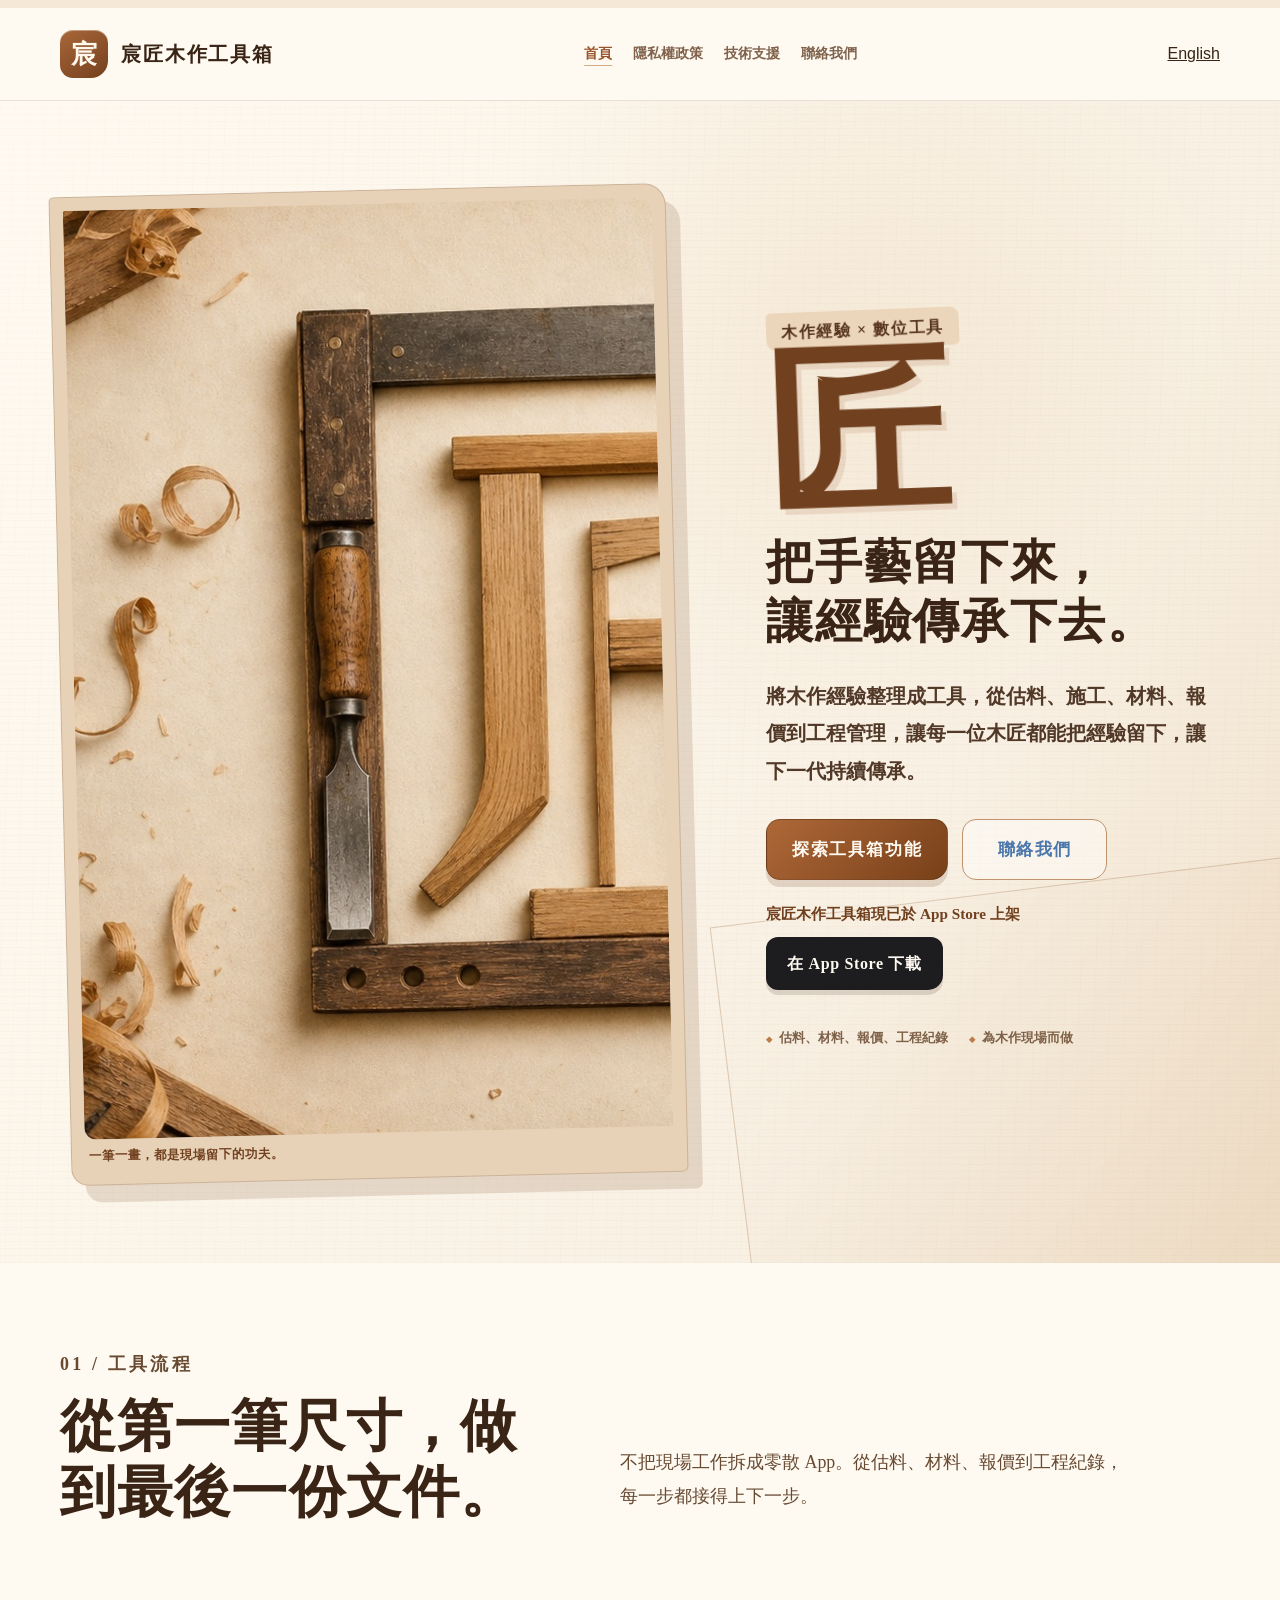
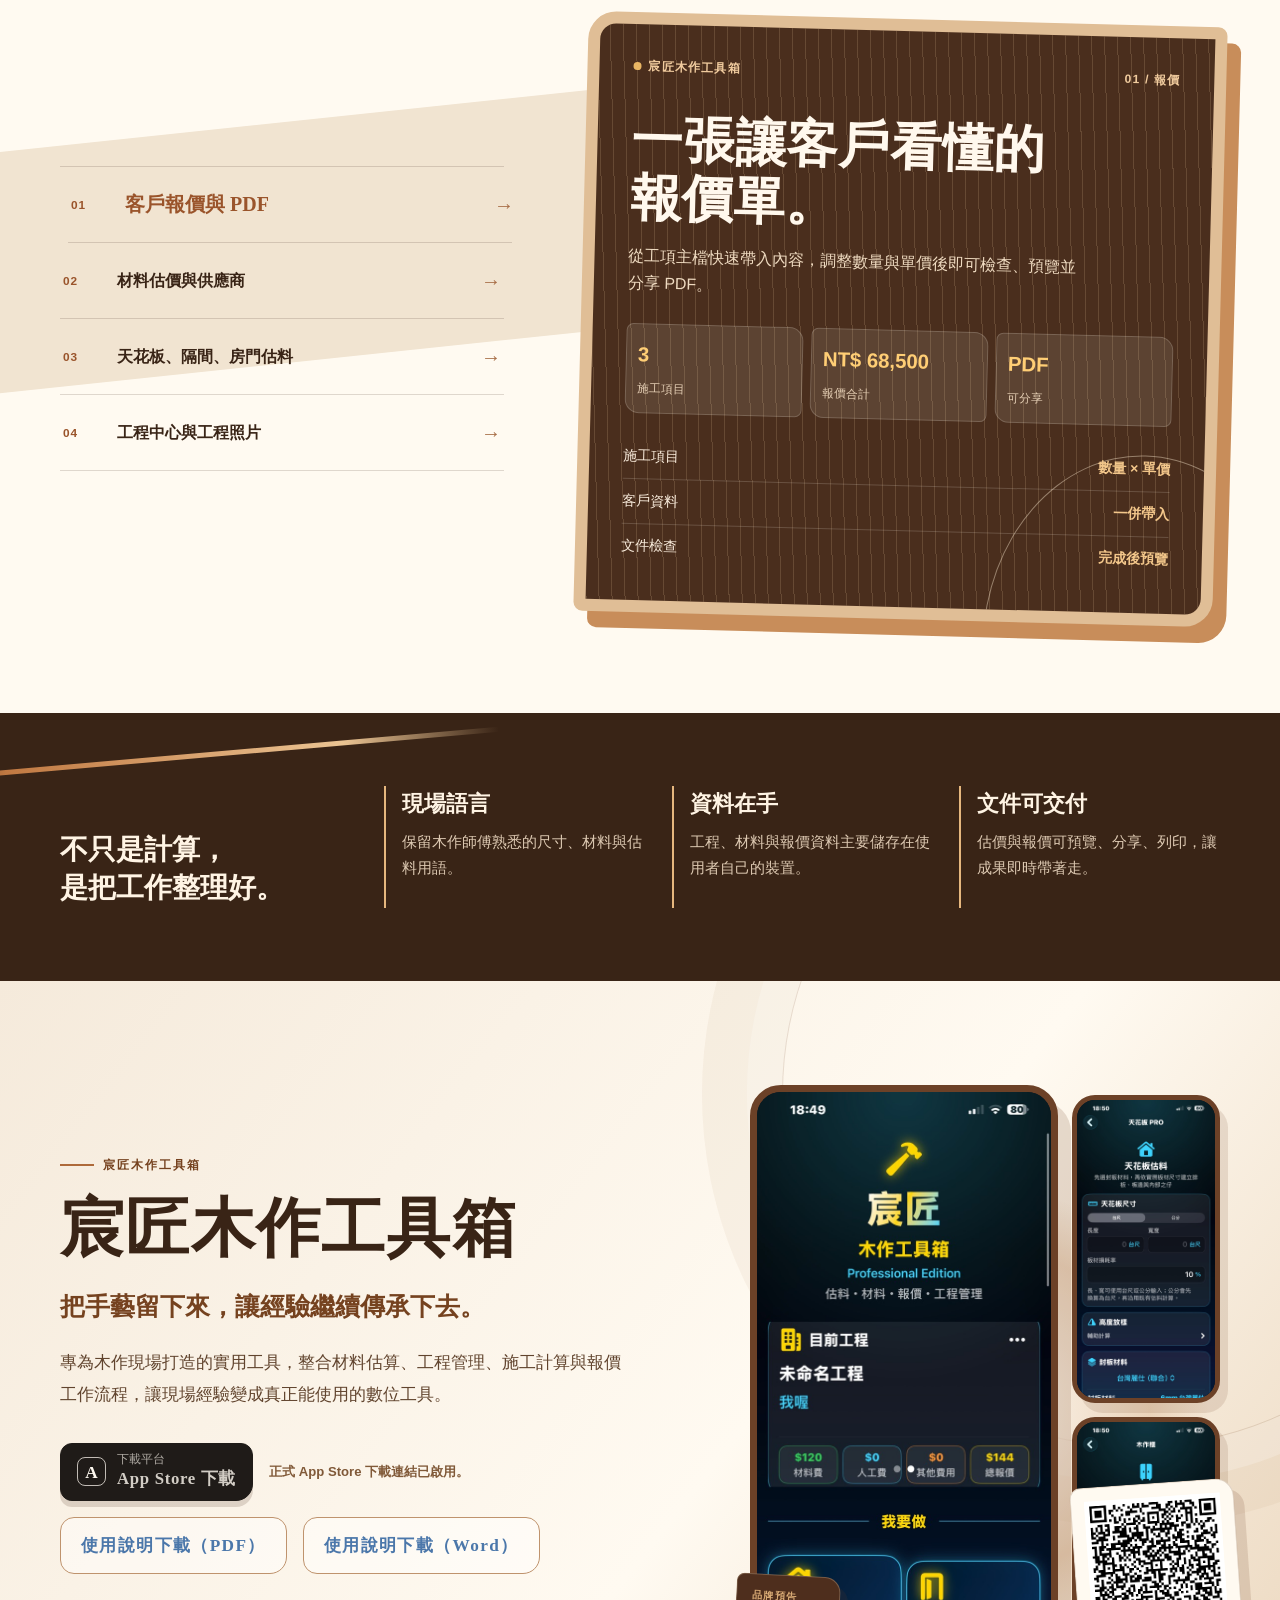
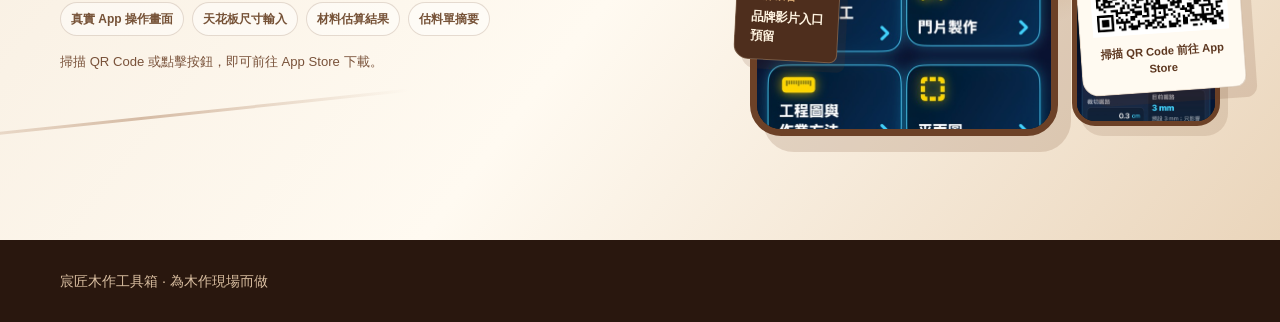
<file: index.html>
<!doctype html>
<html lang="zh-Hant">
<head>
  <meta charset="utf-8">
  <meta name="viewport" content="width=device-width, initial-scale=1">
  <!-- Google tag (gtag.js) -->
  <script async src="https://www.googletagmanager.com/gtag/js?id=G-WEFZS9KFG8"></script>
  <script>
    window.dataLayer = window.dataLayer || [];
    function gtag(){dataLayer.push(arguments);}
    gtag('js', new Date());

    gtag('config', 'G-WEFZS9KFG8');
  </script>
  <title>宸匠木作工具箱｜把手藝留下來</title>
  <meta name="description" content="宸匠木作工具箱整合木作現場的材料估算、工程管理、施工計算與報價工作流程，讓經驗成為真正能使用的數位工具。">
  <link rel="canonical" href="https://chenjiangstudio.github.io/chenjiang-website/">
  <link rel="alternate" hreflang="zh-Hant" href="https://chenjiangstudio.github.io/chenjiang-website/">
  <link rel="alternate" hreflang="en" href="https://chenjiangstudio.github.io/chenjiang-website/en/">
  <link rel="alternate" hreflang="x-default" href="https://chenjiangstudio.github.io/chenjiang-website/">
  <meta property="og:type" content="website">
  <meta property="og:locale" content="zh_TW">
  <meta property="og:title" content="宸匠木作工具箱｜把手藝留下來">
  <meta property="og:description" content="專為木作現場打造的材料估算、工程管理、施工計算與報價工具。">
  <meta property="og:url" content="https://chenjiangstudio.github.io/chenjiang-website/">
  <meta property="og:image" content="https://chenjiangstudio.github.io/chenjiang-website/assets/hero-craftsman-character.png">
  <meta name="twitter:card" content="summary_large_image">
  <meta name="twitter:title" content="宸匠木作工具箱｜把手藝留下來">
  <meta name="twitter:description" content="專為木作現場打造的材料估算、工程管理、施工計算與報價工具。">
  <meta name="twitter:image" content="https://chenjiangstudio.github.io/chenjiang-website/assets/hero-craftsman-character.png">
  <link rel="icon" href="favicon.ico">
  <script type="application/ld+json">{"@context":"https://schema.org","@type":"Organization","name":"宸匠木作工具箱","url":"https://chenjiangstudio.github.io/chenjiang-website/","logo":"https://chenjiangstudio.github.io/chenjiang-website/favicon.ico"}</script>
  <link rel="stylesheet" href="styles.css">
  <style>
    :root {
      --paper: #f8f2e7;
      --paper-deep: #eee0cb;
      --ink: #392416;
      --ink-soft: #6c4a32;
      --wood: #9a542b;
      --wood-deep: #70401f;
      --blueprint: #9c8068;
      --cream: #fffaf1;
      --line: rgba(57, 36, 22, .16);
    }

    * { box-sizing: border-box; }
    html { scroll-behavior: smooth; }
    body { color: var(--ink); background: var(--paper); font-family: "PingFang TC", "Noto Sans TC", "Avenir Next", sans-serif; }
    .shell { width: min(1160px, calc(100% - 44px)); }
    .site-header { position: relative; z-index: 10; color: var(--ink); background: rgba(255, 251, 243, .93); border-top: 8px solid #f6e8d7; border-bottom: 1px solid rgba(57,36,22,.12); }
    .nav { min-height: 92px; }
    .brand { display: inline-flex; align-items: center; gap: 13px; color: var(--ink); font-family: "Songti TC", "STSong", "Noto Serif TC", serif; font-size: 1.28rem; font-weight: 900; letter-spacing: .09em; text-decoration: none; }
    .brand::before { content: "宸"; display: grid; width: 48px; height: 48px; place-items: center; color: #fff8ec; background: linear-gradient(145deg, #a86738, #75401f); border-radius: 13px 13px 17px 13px; box-shadow: inset 0 1px rgba(255,255,255,.38); font-family: "DFKai-SB", "BiauKai", "STKaiti", serif; font-size: 1.65rem; letter-spacing: 0; }
    .nav-links { gap: 21px; }
    .nav-links a { color: var(--ink-soft); font-size: .88rem; font-weight: 800; text-decoration: none; }
    .nav-links a:hover, .nav-links a[aria-current="page"] { color: var(--wood); text-decoration: underline; text-decoration-color: #d4ab82; text-underline-offset: 7px; }

    .hero { position: relative; padding: 89px 0 84px; overflow: hidden; color: var(--ink); background: radial-gradient(circle at 68% 22%, rgba(231,205,169,.26), transparent 25rem), linear-gradient(116deg, #fffaf1 0%, #f8f0e3 71%, #f0e0c9 100%); }
    .hero::before { content: ""; position: absolute; inset: 0; opacity: .26; pointer-events: none; background-image: repeating-linear-gradient(0deg, rgba(105,68,40,.08) 0 1px, transparent 1px 7px), repeating-linear-gradient(92deg, rgba(105,68,40,.05) 0 1px, transparent 1px 15px); mix-blend-mode: multiply; }
    .hero::after { content: ""; position: absolute; z-index: 0; right: -20vw; bottom: -10rem; width: 62vw; height: 34rem; transform: rotate(-7deg); border: 1px solid rgba(141,93,54,.24); background: linear-gradient(135deg, transparent, rgba(189,139,93,.1)); }
    .hero-grid { position: relative; z-index: 1; display: grid; grid-template-columns: minmax(0, .96fr) minmax(390px, .81fr); gap: clamp(38px, 7vw, 94px); align-items: center; }
    .kicker { display: inline-block; margin: 0 0 20px; padding: 6px 15px 5px; color: #56341f; background: #ecd6bb; border-radius: 5px 9px 5px 10px; font-family: "DFKai-SB", "BiauKai", "STKaiti", serif; font-size: 1rem; font-weight: 800; letter-spacing: .1em; transform: rotate(-2.2deg); }
    h1, h2, h3 { color: var(--ink); font-family: "DFKai-SB", "BiauKai", "STKaiti", "Songti TC", "Noto Serif TC", serif; }
    h1 { max-width: 720px; margin: 0; font-size: clamp(3rem, 6.4vw, 5.75rem); font-weight: 900; letter-spacing: .025em; line-height: 1.16; text-shadow: .02em .025em 0 rgba(154,84,43,.11); }
    .brush { position: relative; z-index: 0; display: inline; }
    .brush::after { content: ""; position: absolute; z-index: -1; left: -.10em; right: -.08em; bottom: -.06em; height: .2em; transform: rotate(-1.6deg) skewX(-18deg); border-radius: 50% 10% 45% 15%; background: linear-gradient(90deg, var(--wood), #c27a45 74%, transparent); opacity: .85; }
    .hero .lead { max-width: 625px; margin: 35px 0 0; color: #513827; font-family: "Songti TC", "STSong", "Noto Serif TC", serif; font-size: clamp(1.03rem, 1.6vw, 1.23rem); font-weight: 600; line-height: 1.9; }
    .hero-actions { display: flex; flex-wrap: wrap; gap: 14px; margin-top: 29px; }
    .app-store-launch { display: grid; gap: 10px; max-width: 430px; margin-top: 22px; }
    .app-store-launch[hidden] { display: none; }
    .app-store-launch__announcement { margin: 0; color: #70401f; font-family: "Songti TC", "STSong", serif; font-size: .95rem; font-weight: 800; line-height: 1.6; }
    .app-store-launch__button { display: inline-flex; align-items: center; justify-content: center; width: fit-content; min-height: 50px; padding: 12px 20px; color: #fffaf1; background: #1d1d1f; border: 1px solid rgba(29,29,31,.45); border-radius: 12px 12px 15px 12px; box-shadow: 0 5px 0 rgba(57,36,22,.15); font-family: "Songti TC", "STSong", serif; font-weight: 800; letter-spacing: .04em; text-decoration: none; transition: transform .2s ease, box-shadow .2s ease; }
    .app-store-launch__button:hover { transform: translateY(2px); box-shadow: 0 3px 0 rgba(57,36,22,.15); }
    .app-release-gallery { position: relative; z-index: 1; display: grid; grid-template-columns: minmax(0, 1fr) minmax(112px, .48fr); gap: 14px; width: min(540px, 100%); align-items: center; }
    .app-release-gallery img { display: block; width: 100%; height: auto; max-width: 100%; aspect-ratio: auto; object-fit: contain; object-position: center; border: 7px solid #6c4127; border-radius: 31px; background: #06111f; box-shadow: 13px 16px 0 rgba(105,57,27,.16); }
    .app-release-gallery__secondary { display: grid; gap: 14px; }
    .app-release-gallery__secondary img { border-width: 5px; border-radius: 23px; box-shadow: 8px 10px 0 rgba(105,57,27,.13); }
    .app-release-note { margin: 15px 0 0; color: #79523a; font-size: .82rem; line-height: 1.65; }
    .button { margin: 0; padding: 15px 25px; color: #fffaf1; background: linear-gradient(135deg, #ae6838, #784019); border: 1px solid rgba(67,35,15,.3); border-radius: 14px 14px 17px 14px; box-shadow: 0 7px 0 rgba(105,58,25,.17); font-family: "Songti TC", "STSong", serif; font-size: 1.08rem; font-weight: 800; letter-spacing: .09em; transition: transform .2s ease, box-shadow .2s ease; }
    .button:hover { transform: translateY(3px); box-shadow: 0 4px 0 rgba(105,58,25,.17); }
    .text-link { display: inline-flex; align-items: center; justify-content: center; min-width: 145px; padding: 13px 20px; color: #4b77aa; background: rgba(255,255,255,.42); border: 1px solid #bf936d; border-radius: 14px 14px 17px 14px; font-family: "Songti TC", "STSong", serif; font-size: 1.08rem; font-weight: 800; letter-spacing: .08em; text-decoration: none; }
    .text-link::after { content: ""; }
    .text-link:hover { color: #2e649d; background: #fffaf2; }
    .hero-meta { display: flex; flex-wrap: wrap; gap: 10px 21px; margin: 37px 0 0; padding: 0; color: #7e6148; list-style: none; font-size: .82rem; font-weight: 700; }
    .hero-meta li::before { content: "◆"; margin-right: 7px; color: #bd7b45; font-size: .64em; }

    .craft-visual { position: relative; min-height: 492px; isolation: isolate; }
    .blueprint { position: absolute; inset: 12px 0 20px 8%; overflow: hidden; border: 1px solid rgba(154,111,78,.25); border-radius: 38px 38px 10px 38px; background: linear-gradient(90deg, rgba(255,252,245,.9), rgba(242,227,207,.75)); box-shadow: 0 18px 35px rgba(80,47,26,.12); }
    .blueprint::before { content: ""; position: absolute; inset: 0; opacity: .53; background-image: linear-gradient(rgba(134,96,65,.13) 1px, transparent 1px), linear-gradient(90deg, rgba(134,96,65,.13) 1px, transparent 1px); background-size: 31px 31px; }
    .blueprint::after { content: ""; position: absolute; left: 12%; top: 11%; width: 59%; height: 72%; border: 1.5px solid rgba(125,87,58,.35); box-shadow: 69px 0 0 -68px rgba(125,87,58,.35), 0 129px 0 -128px rgba(125,87,58,.35); transform: perspective(300px) rotateY(-8deg); }
    .blueprint-label { position: absolute; z-index: 1; left: 10%; top: 10%; color: rgba(98,65,40,.6); font-size: .7rem; font-weight: 900; letter-spacing: .16em; }
    .blueprint-measure { position: absolute; z-index: 1; right: 9%; top: 19%; color: rgba(120,78,47,.57); font-family: "Songti TC", serif; font-size: .8rem; transform: rotate(90deg); }
    .bench { position: absolute; z-index: 2; right: -2%; bottom: 1%; width: 84%; height: 52%; transform: rotate(-4deg); border-radius: 42% 9% 20% 14%; background: linear-gradient(156deg, #684022 0%, #9a6235 38%, #bb7a44 60%, #61391f 100%); box-shadow: inset 0 10px 16px rgba(255,211,158,.26), 0 22px 27px rgba(60,35,18,.2); }
    .bench::before { content: ""; position: absolute; left: 6%; right: 3%; top: 29%; height: 3px; background: rgba(49,27,13,.34); box-shadow: 0 13px rgba(250,198,133,.18), 0 26px rgba(49,27,13,.24); }
    .plane { position: absolute; z-index: 3; right: 13%; bottom: 23%; width: 45%; height: 31%; transform: rotate(15deg); border-radius: 45% 13% 19% 42%; background: linear-gradient(135deg, #d7a46a, #8a4d24 52%, #573219); box-shadow: inset 13px 7px 10px rgba(255,231,189,.32), -9px 10px 11px rgba(48,25,10,.27); }
    .plane::before { content: ""; position: absolute; left: 9%; bottom: 16%; width: 42%; height: 39%; transform: rotate(6deg); border: 13px solid #432817; border-radius: 50%; box-shadow: inset 2px 3px 2px rgba(255,239,208,.19); }
    .plane::after { content: ""; position: absolute; right: 5%; bottom: 2%; width: 23%; height: 22%; border: 10px solid #432817; border-radius: 50%; }
    .mallet { position: absolute; z-index: 4; left: 22%; bottom: 18%; width: 46%; height: 7%; transform: rotate(-22deg); border-radius: 20px; background: linear-gradient(#a96a36, #603719); box-shadow: 0 5px 7px rgba(48,25,10,.24); }
    .mallet::before { content: ""; position: absolute; left: 2%; top: -130%; width: 27%; height: 310%; border-radius: 16px 27px 18px 15px; background: linear-gradient(90deg, #492916, #9c5c2b, #4b2b18); }
    .hero-stamp { position: absolute; z-index: 5; left: 1%; bottom: 7%; padding: 11px 15px; color: #fff8ec; background: var(--wood); border: 2px solid rgba(255,248,236,.9); border-radius: 7px; box-shadow: 3px 3px 0 rgba(76,41,20,.16); font-family: "Songti TC", serif; font-size: .79rem; font-weight: 900; letter-spacing: .12em; transform: rotate(4deg); }

    .intro { padding: 84px 0 40px; background: var(--cream); }
    .intro-grid { display: grid; grid-template-columns: 1fr 1.25fr; gap: 80px; align-items: end; }
    .section-tag { margin: 0; color: var(--wood); font-size: .75rem; font-weight: 900; letter-spacing: .18em; }
    .intro h2 { max-width: 570px; margin: 13px 0 0; font-size: clamp(2.3rem, 4.4vw, 4.5rem); line-height: 1.16; letter-spacing: .02em; }
    .intro p { max-width: 510px; margin: 0 0 12px; color: #684a33; font-family: "Songti TC", serif; font-size: 1.12rem; line-height: 1.9; }

    .showcase { position: relative; padding: 54px 0 94px; overflow: hidden; background: var(--cream); }
    .showcase::before { content: ""; position: absolute; top: 22%; left: -14vw; width: 63vw; height: 15rem; transform: rotate(-6deg); background: #f1e4d1; }
    .showcase-wrap { position: relative; display: grid; grid-template-columns: .82fr 1.18fr; gap: clamp(35px, 6vw, 82px); align-items: center; }
    .feature-tabs { position: relative; display: grid; border-top: 1px solid var(--line); }
    .feature-tab { width: 100%; min-height: 76px; padding: 14px 3px; display: grid; grid-template-columns: 41px 1fr auto; gap: 13px; align-items: center; color: var(--ink); background: transparent; border: 0; border-bottom: 1px solid var(--line); border-radius: 0; font: inherit; font-weight: 800; text-align: left; cursor: pointer; transition: transform .2s ease, color .2s ease; }
    .feature-tab::before { content: attr(data-number); color: var(--wood); font-size: .74rem; font-weight: 900; letter-spacing: .07em; }
    .feature-tab > span { line-height: 1.35; }
    .feature-tab > b { color: #a76d46; font-size: 1.25rem; transition: transform .2s ease; }
    .feature-tab:hover, .feature-tab[aria-selected="true"] { color: var(--wood); transform: translateX(8px); }
    .feature-tab[aria-selected="true"] > span { font-family: "DFKai-SB", "BiauKai", "STKaiti", serif; font-size: 1.25rem; }
    .feature-tab:hover > b, .feature-tab[aria-selected="true"] > b { transform: translateX(5px); }

    .tool-screen { position: relative; min-height: 495px; padding: 32px 34px; overflow: hidden; color: #fdf5e8; background: #4a2e1d; border: 12px solid #e0be96; border-radius: 28px 9px 28px 9px; box-shadow: 14px 16px 0 #c88d5a; transform: rotate(1.5deg); }
    .tool-screen > * { position: relative; z-index: 1; }
    .tool-screen::before { content: ""; position: absolute; inset: 0; opacity: .18; background-image: repeating-linear-gradient(87deg, #e7c599 0 1px, transparent 1px 13px); }
    .tool-screen::after { content: ""; position: absolute; right: -16%; bottom: -39%; width: 51%; height: 66%; border: 1px solid rgba(255,238,212,.42); border-radius: 50%; }
    .screen-top { display: flex; justify-content: space-between; align-items: center; margin-bottom: 35px; color: #f0cb9e; font-size: .75rem; font-weight: 800; letter-spacing: .1em; }
    .screen-dot { display: inline-block; width: 8px; height: 8px; margin-right: 7px; border-radius: 50%; background: #e9b664; }
    .screen-title { max-width: 460px; margin: 0; color: #fff8ed; font-size: clamp(2rem, 4vw, 3.45rem); line-height: 1.12; letter-spacing: .015em; }
    .screen-description { min-height: 55px; max-width: 450px; margin: 16px 0 26px; color: #efdbc1; }
    .screen-stats { display: grid; grid-template-columns: repeat(3, 1fr); gap: 8px; }
    .stat { min-height: 90px; padding: 13px 11px; background: rgba(255,248,237,.1); border: 1px solid rgba(255,248,237,.18); border-radius: 7px 14px 7px 14px; }
    .stat b { display: block; color: #ffce75; font-size: clamp(1rem, 2vw, 1.27rem); }
    .stat small { display: block; margin-top: 6px; color: #e5cfb5; font-size: .73rem; }
    .screen-list { margin: 21px 0 0; padding: 0; list-style: none; }
    .screen-list li { display: flex; justify-content: space-between; gap: 16px; padding: 10px 0; border-bottom: 1px solid rgba(255,248,237,.17); color: #f9ecdc; font-size: .88rem; }
    .screen-list li:last-child { border: 0; }
    .screen-list b { color: #f3c78b; text-align: right; }

    .promise { position: relative; padding: 73px 0; overflow: hidden; background: #392416; }
    .promise::before { content: ""; position: absolute; left: -8%; top: 15%; width: 47%; height: 5px; transform: rotate(-5deg); background: linear-gradient(90deg, transparent, #c17942 18%, #ebc493 74%, transparent); }
    .promise-grid { position: relative; display: grid; grid-template-columns: 1.14fr repeat(3, 1fr); gap: 27px; align-items: end; }
    .promise-lead { color: #fff4e4; font-family: "DFKai-SB", "BiauKai", "STKaiti", serif; font-size: 1.78rem; font-weight: 900; line-height: 1.35; }
    .promise-item { min-height: 122px; padding-left: 16px; border-left: 2px solid #e6b77e; }
    .promise-item strong { color: #fff4e4; font-family: "Songti TC", "STSong", serif; font-size: 1.35rem; }
    .promise-item p { margin: 8px 0 0; color: #ddc9b2; font-size: .91rem; line-height: 1.75; }
    .site-footer { padding: 29px 0; color: #d9bea0; background: #29170e; }

    .app-promo { position: relative; padding: 104px 0; overflow: hidden; background: linear-gradient(128deg, #f5eadb, #fffaf1 56%, #ead5bb); }
    .app-promo::before { content: ""; position: absolute; right: -13rem; top: -15rem; width: 44rem; height: 44rem; border: 1px solid rgba(111,65,32,.15); border-radius: 50%; box-shadow: 0 0 0 2.2rem rgba(255,255,255,.2), 0 0 0 5rem rgba(159,101,55,.06); }
    .app-promo::after { content: ""; position: absolute; left: -10%; bottom: 14%; width: 42%; height: 3px; transform: rotate(-6deg); background: linear-gradient(90deg, transparent, rgba(142,80,36,.35), transparent); }
    .app-promo-grid { position: relative; z-index: 1; display: grid; grid-template-columns: minmax(0, 1fr) minmax(340px, .8fr); gap: clamp(42px, 8vw, 112px); align-items: center; }
    .app-promo-copy { max-width: 610px; }
    .app-promo-eyebrow { display: inline-flex; gap: 9px; align-items: center; margin: 0 0 17px; color: #75421f; font-size: .76rem; font-weight: 900; letter-spacing: .16em; }
    .app-promo-eyebrow::before { content: ""; width: 34px; height: 2px; background: #ae6a3a; }
    .app-promo h2 { max-width: 600px; margin: 0; font-size: clamp(2.6rem, 5vw, 4.75rem); line-height: 1.13; letter-spacing: .02em; }
    .app-promo-subtitle { margin: 22px 0 0; color: #75421f; font-family: "Songti TC", "STSong", serif; font-size: clamp(1.18rem, 2.1vw, 1.55rem); font-weight: 800; line-height: 1.6; }
    .app-promo-description { max-width: 565px; margin: 20px 0 0; color: #61442e; font-family: "Songti TC", "STSong", serif; font-size: 1.04rem; line-height: 1.95; }
    .app-promo-actions { display: flex; flex-wrap: wrap; gap: 16px; align-items: center; margin-top: 31px; }
    .app-store-badge { display: inline-flex; min-width: 192px; min-height: 58px; align-items: center; gap: 11px; padding: 10px 16px; color: #fffaf1; background: #1f1b18; border: 1px solid #1f1b18; border-radius: 12px 12px 17px 12px; box-shadow: 0 6px 0 rgba(66,35,17,.16); font-family: "Songti TC", "STSong", serif; text-decoration: none; }
    .app-store-badge::before { content: "A"; display: grid; width: 27px; height: 27px; place-items: center; border: 1px solid rgba(255,250,241,.72); border-radius: 8px; font-family: Georgia, serif; font-size: 1.08rem; font-weight: 700; }
    .app-store-badge span { display: block; font-size: .73rem; line-height: 1.1; opacity: .8; }
    .app-store-badge strong { display: block; margin-top: 3px; font-size: 1.05rem; letter-spacing: .04em; }
    .app-store-badge[aria-disabled="true"] { cursor: not-allowed; opacity: .76; }
    .app-promo-status { margin: 0; color: #805938; font-size: .82rem; font-weight: 800; line-height: 1.6; }
    .app-promo-reserve { display: flex; flex-wrap: wrap; gap: 8px; margin: 28px 0 0; padding: 0; list-style: none; }
    .app-promo-reserve li { padding: 6px 10px; color: #765237; background: rgba(255,255,255,.45); border: 1px solid rgba(114,70,37,.18); border-radius: 99px; font-size: .75rem; font-weight: 800; }
    .app-promo-visual { position: relative; min-height: 0; display: grid; place-items: center; }
    .app-promo-halo { position: absolute; width: min(95%, 450px); aspect-ratio: 1; border-radius: 50%; background: radial-gradient(circle, rgba(255,252,246,.95), rgba(220,181,143,.42) 52%, transparent 71%); }
    .app-promo-phone { position: relative; z-index: 1; width: min(296px, 70vw); padding: 14px; color: #fff7ea; background: #291b13; border: 8px solid #6c4127; border-radius: 43px 43px 49px 43px; box-shadow: 19px 22px 0 rgba(105,57,27,.19), inset 0 0 0 1px rgba(255,230,193,.22); transform: rotate(4deg); }
    .app-promo-phone::before { content: ""; display: block; width: 37%; height: 17px; margin: 0 auto 12px; border-radius: 99px; background: #120c08; }
    .app-promo-screen { min-height: 423px; padding: 23px 17px; overflow: hidden; border-radius: 28px 28px 35px 28px; background: linear-gradient(158deg, #1e130e, #5e351f 60%, #a06135); }
    .app-promo-screen small { display: block; color: #e9c18f; font-size: .66rem; font-weight: 900; letter-spacing: .12em; }
    .app-promo-icon-placeholder { display: grid; width: 76px; height: 76px; margin: 23px 0 18px; place-items: center; color: #fff2d7; border: 1px dashed rgba(255,242,215,.72); border-radius: 20px 20px 26px 20px; font-family: "Songti TC", serif; font-size: .83rem; font-weight: 900; text-align: center; line-height: 1.35; }
    .app-promo-screen h3 { margin: 0; color: #fff7ea; font-size: 1.62rem; line-height: 1.26; }
    .app-promo-screen p { margin: 9px 0 23px; color: #ead6be; font-size: .78rem; line-height: 1.7; }
    .app-screenshot-placeholders { display: grid; grid-template-columns: 1fr 1fr; gap: 9px; }
    .app-screenshot-placeholders span { min-height: 155px; padding: 13px 10px; display: flex; align-items: end; color: #f5d7ac; background: linear-gradient(150deg, rgba(239,191,126,.47), rgba(68,38,23,.78)); border: 1px dashed rgba(255,238,207,.48); border-radius: 11px 11px 16px 11px; font-size: .72rem; font-weight: 800; line-height: 1.4; }
    .app-qr-card { position: absolute; z-index: 2; right: max(-20px, -3vw); bottom: 44px; width: 164px; padding: 13px; color: #5d3720; background: #fffaf1; border: 1px solid rgba(105,61,29,.2); border-radius: 11px 18px 11px 17px; box-shadow: 10px 11px 0 rgba(105,57,27,.15); text-align: center; transform: rotate(-4deg); }
    .app-qr-card img { display: none; width: 100%; aspect-ratio: 1; object-fit: contain; background: #fff; }
    .app-qr-card[data-ready="true"] img { display: block; }
    .app-qr-placeholder { display: grid; aspect-ratio: 1; place-items: center; padding: 14px; background: repeating-conic-gradient(#54311e 0 25%, #fffaf1 0 50%) 50% / 21px 21px; }
    .app-qr-placeholder span { display: grid; width: 78%; height: 78%; place-items: center; padding: 8px; color: #fffaf1; background: #54311e; border: 5px solid #fffaf1; font-family: "Songti TC", serif; font-size: .76rem; font-weight: 900; line-height: 1.4; }
    .app-qr-card[data-ready="true"] .app-qr-placeholder { display: none; }
    .app-qr-card p { margin: 10px 0 0; font-size: .7rem; font-weight: 900; line-height: 1.55; }
    .app-teaser-reserve { position: absolute; z-index: 2; left: max(-15px, -2vw); bottom: 74px; max-width: 150px; padding: 13px 15px; color: #fff4e1; background: #4e2e1d; border: 1px solid rgba(255,235,202,.24); border-radius: 8px 16px 8px 15px; box-shadow: 8px 9px 0 rgba(104,56,28,.14); font-family: "Songti TC", serif; font-size: .78rem; font-weight: 800; line-height: 1.55; transform: rotate(3deg); }
    .app-teaser-reserve small { display: block; margin-bottom: 4px; color: #d9ab75; font-family: "PingFang TC", sans-serif; font-size: .63rem; font-weight: 900; letter-spacing: .13em; }

    @media (max-width: 870px) {
      .hero { padding: 65px 0 76px; }
      .hero-grid, .showcase-wrap { grid-template-columns: 1fr; }
      .hero-grid { gap: 44px; }
      .craft-visual { max-width: 610px; width: 100%; margin: 0 auto; }
      .intro-grid { grid-template-columns: 1fr; gap: 20px; }
      .promise-grid { grid-template-columns: 1fr 1fr; }
      .promise-lead { grid-column: 1 / -1; }
    }

    @media (max-width: 620px) {
      .shell { width: min(100% - 30px, 1160px); }
      .nav { min-height: 0; padding: 15px 0 19px; align-items: flex-start; }
      .brand { font-size: 1.06rem; }
      .brand::before { width: 41px; height: 41px; font-size: 1.4rem; }
      .nav-links { gap: 8px 14px; }
      .nav-links a { font-size: .76rem; }
      .hero { padding-top: 47px; }
      h1 { font-size: clamp(2.7rem, 13vw, 4.4rem); line-height: 1.2; }
      .hero .lead { margin-top: 28px; font-size: 1.03rem; }
      .hero-actions { gap: 11px; }
      .app-store-launch__button { width: 100%; }
      .button, .text-link { min-height: 54px; padding: 13px 17px; font-size: .98rem; }
      .blueprint { inset: 8px 0 15px 2%; }
      .tool-screen { min-height: 469px; padding: 25px 21px; border-width: 9px; box-shadow: 9px 10px 0 #c88d5a; }
      .screen-top { margin-bottom: 26px; }
      .screen-stats { gap: 5px; }
      .stat { padding: 10px 7px; }
      .promise { padding: 55px 0; }
      .promise-grid { grid-template-columns: 1fr; gap: 28px; }
      .promise-lead { grid-column: auto; }
    }

    /* 匠字 Hero：原創工具構字影像，搭配職人紙本質感。 */
    .hero-grid { grid-template-columns: minmax(0, 1.06fr) minmax(0, .78fr); gap: clamp(40px, 7vw, 94px); }
    .hero-copy { padding: 12px 0 22px; }
    .hero-mark { margin: 0 0 6px; color: var(--wood-deep); font-family: "DFKai-SB", "BiauKai", "STKaiti", "Songti TC", serif; font-size: clamp(7.2rem, 14.4vw, 12.3rem); font-weight: 900; line-height: .76; letter-spacing: .04em; text-shadow: .025em .03em 0 rgba(154,84,43,.14); transform: rotate(-2deg); transform-origin: left center; }
    .hero-statement { margin: 25px 0 0; color: var(--ink); font-family: "DFKai-SB", "BiauKai", "STKaiti", "Songti TC", serif; font-size: clamp(2rem, 3.7vw, 3.55rem); font-weight: 900; letter-spacing: .035em; line-height: 1.24; }
    .hero-copy .lead { max-width: 520px; margin-top: 27px; }
    .craft-visual { order: -1; min-height: 0; margin: 0; padding: 13px; transform: rotate(-1.35deg); background: #e7d2b7; border: 1px solid rgba(94,53,25,.2); border-radius: 5px 22px 6px 17px; box-shadow: 14px 17px 0 rgba(116,68,31,.16); }
    .craft-visual img { display: block; width: 100%; aspect-ratio: 1.04 / 1; object-fit: cover; object-position: left center; border-radius: 2px 15px 2px 12px; }
    .craft-visual figcaption { margin: 10px 4px 1px; color: #70401f; font-family: "Songti TC", "STSong", serif; font-size: .78rem; font-weight: 800; letter-spacing: .08em; transform: rotate(.8deg); }
    @media (max-width: 870px) {
      .hero { height: auto; min-height: 0; padding: 24px 0; }
      .hero-grid { grid-template-columns: 1fr; }
      .craft-visual { order: initial; width: 100%; max-width: 650px; min-height: 0; height: auto; margin: 0 auto; overflow: visible; }
      .craft-visual img { display: block; width: 100%; max-width: 100%; height: auto; aspect-ratio: auto; object-fit: contain; object-position: center; }
      .hero-mark { font-size: clamp(6.3rem, 27vw, 10rem); }
    }
    @media (max-width: 620px) { .hero { padding: 20px 0 24px; } .hero-grid { gap: 38px; } .hero-copy { width: 100%; min-width: 0; padding: 0; } .hero-copy .lead { width: 100%; max-width: 100%; overflow-wrap: anywhere; word-break: break-all; } .hero-statement { margin-top: 21px; font-size: clamp(1.86rem, 9vw, 2.65rem); } .craft-visual { padding: 9px; box-shadow: 8px 10px 0 rgba(116,68,31,.15); } }

    @media (max-width: 870px) { .app-promo { padding: 80px 0; } .app-promo-grid { grid-template-columns: 1fr; } .app-promo-visual { min-height: 0; max-width: 520px; width: 100%; margin: 0 auto; } }
    @media (max-width: 620px), (orientation: landscape) and (max-height: 620px) { .app-promo { padding: 67px 0; overflow-x: clip; } .app-promo .shell { width: min(100% - 30px, 1160px); margin-inline: auto; } .app-promo-grid { display: block; width: 100%; max-width: 100%; } .app-promo-copy, .app-promo-visual { width: 100%; max-width: 100%; min-width: 0; } .app-promo-eyebrow { font-size: .68rem; letter-spacing: .12em; } .app-promo h2 { max-width: 100%; font-size: clamp(1.85rem, 7.4vw, 2.18rem); line-height: 1.16; overflow-wrap: anywhere; word-break: break-all; } .app-promo-subtitle, .app-promo-description, .app-promo-status, .app-promo-reserve, .app-promo-reserve li, .app-release-note { max-width: 100%; overflow-wrap: anywhere; word-break: break-all; } .app-promo-actions { align-items: stretch; } .app-store-badge { width: 100%; justify-content: center; } .app-promo-visual { display: block; width: 100%; max-width: none; height: auto; min-height: 0; } .app-promo-halo { display: none; } .app-promo-phone { width: min(270px, 73vw); } .app-promo-screen { min-height: 385px; } .app-release-gallery { width: min(80vw, 340px); margin: 0 auto; grid-template-columns: minmax(0, 1fr); gap: 14px; align-items: start; justify-self: center; overflow: visible; transform: none; } .app-release-gallery > img { display: block; width: min(100%, 320px); max-width: 100%; margin: 0 auto; height: auto; aspect-ratio: auto; object-fit: contain; object-position: center; box-sizing: border-box; border-width: 5px; border-radius: 23px; box-shadow: 0 10px 0 rgba(105,57,27,.14); transform: none; } .app-release-gallery__secondary { display: grid; grid-template-columns: repeat(2, minmax(0, 1fr)); gap: 10px; width: 100%; } .app-release-gallery__secondary img { display: block; width: 100%; max-width: 100%; margin: 0 auto; height: auto; aspect-ratio: auto; object-fit: contain; object-position: center; box-sizing: border-box; border-width: 4px; border-radius: 18px; box-shadow: 0 8px 0 rgba(105,57,27,.13); transform: none; } .app-qr-card { display: none; } .app-qr-card[data-ready="true"] { position: relative; inset: auto; display: block; width: min(220px, 70vw); margin: 18px auto 0; transform: none; } .app-teaser-reserve { display: none; } }
  </style>
</head>
<body>
  <a class="skip-link" href="#main-content">跳到主要內容</a>
  <header class="site-header">
    <nav class="nav shell" aria-label="主要導覽">
      <a class="brand" href="index.html">宸匠木作工具箱</a>
      <div class="nav-links">
        <a aria-current="page" href="index.html">首頁</a>
        <a href="privacy.html">隱私權政策</a>
        <a href="support.html">技術支援</a>
        <a href="contact.html">聯絡我們</a>
      </div><a href="en/index.html">English</a>
    </nav>
  </header>

  <main id="main-content">
    <section class="hero">
      <div class="shell hero-grid">
        <div class="hero-copy">
          <p class="kicker">木作經驗 × 數位工具</p>
          <p class="hero-mark" aria-hidden="true">匠</p>
          <h1 class="sr-only">宸匠木作工具箱</h1>
          <p class="hero-statement">把手藝留下來，<br>讓經驗傳承下去。</p>
          <p class="lead">將木作經驗整理成工具，從估料、施工、材料、報價到工程管理，讓每一位木匠都能把經驗留下，讓下一代持續傳承。</p>
          <div class="hero-actions">
            <a class="button" href="#tools">探索工具箱功能</a>
            <a class="text-link" href="contact.html">聯絡我們</a>
          </div>
          <div class="app-store-launch" id="app-store-launch" hidden aria-live="polite"></div>
          <ul class="hero-meta">
            <li>估料、材料、報價、工程紀錄</li>
            <li>為木作現場而做</li>
          </ul>
        </div>

        <figure class="craft-visual" aria-label="工具排列成匠字的木作主視覺">
          <img src="assets/hero-craftsman-character.jpg" alt="由木工角尺、鑿刀、木板、鉛筆與捲尺排列成的匠字" width="1693" height="929" decoding="async" fetchpriority="high">
          <figcaption>一筆一畫，都是現場留下的功夫。</figcaption>
        </figure>
      </div>
    </section>

    <section class="intro">
      <div class="shell intro-grid">
        <div>
          <p class="section-tag">01 / 工具流程</p>
          <h2>從第一筆尺寸，做到最後一份文件。</h2>
        </div>
        <p>不把現場工作拆成零散 App。從估料、材料、報價到工程紀錄，每一步都接得上下一步。</p>
      </div>
    </section>

    <section class="showcase" id="tools">
      <div class="shell showcase-wrap">
        <div class="feature-tabs" role="tablist" aria-label="工具功能展示">
          <button class="feature-tab" type="button" role="tab" aria-selected="true" data-feature="quote" data-number="01"><span>客戶報價與 PDF</span><b>→</b></button>
          <button class="feature-tab" type="button" role="tab" aria-selected="false" data-feature="material" data-number="02"><span>材料估價與供應商</span><b>→</b></button>
          <button class="feature-tab" type="button" role="tab" aria-selected="false" data-feature="calculate" data-number="03"><span>天花板、隔間、房門估料</span><b>→</b></button>
          <button class="feature-tab" type="button" role="tab" aria-selected="false" data-feature="project" data-number="04"><span>工程中心與工程照片</span><b>→</b></button>
        </div>

        <section class="tool-screen" aria-live="polite" aria-label="功能展示畫面">
          <div class="screen-top"><span><i class="screen-dot"></i>宸匠木作工具箱</span><span id="screen-step">01 / 報價</span></div>
          <h3 class="screen-title" id="screen-title">一張讓客戶看懂的報價單。</h3>
          <p class="screen-description" id="screen-description">從工項主檔快速帶入內容，調整數量與單價後即可檢查、預覽並分享 PDF。</p>
          <div class="screen-stats" id="screen-stats"></div>
          <ul class="screen-list" id="screen-list"></ul>
        </section>
      </div>
    </section>

    <section class="promise">
      <div class="shell promise-grid">
        <div class="promise-lead">不只是計算，<br>是把工作整理好。</div>
        <div class="promise-item"><strong>現場語言</strong><p>保留木作師傅熟悉的尺寸、材料與估料用語。</p></div>
        <div class="promise-item"><strong>資料在手</strong><p>工程、材料與報價資料主要儲存在使用者自己的裝置。</p></div>
        <div class="promise-item"><strong>文件可交付</strong><p>估價與報價可預覽、分享、列印，讓成果即時帶著走。</p></div>
      </div>
    </section>

    <section class="app-promo" id="app-download" aria-labelledby="app-promo-title">
      <div class="shell app-promo-grid">
        <div class="app-promo-copy">
          <p class="app-promo-eyebrow">宸匠木作工具箱</p>
          <h2 id="app-promo-title">宸匠木作工具箱</h2>
          <p class="app-promo-subtitle">把手藝留下來，讓經驗繼續傳承下去。</p>
          <p class="app-promo-description">專為木作現場打造的實用工具，整合材料估算、工程管理、施工計算與報價工作流程，讓現場經驗變成真正能使用的數位工具。</p>
          <div class="app-promo-actions">
            <span class="app-store-badge" id="app-promo-store-badge" aria-disabled="true">
              <span><span>上架平台</span><strong>現已於 App Store 推出</strong></span>
            </span>
            <p class="app-promo-status" id="app-promo-status">App 已正式上架；公開下載連結核對完成後，此處將直接連往 App Store。</p>
            <a class="text-link app-guide-button" href="assets/app/chenjiang-woodworking-toolbox-user-guide-v1.0.pdf" target="_blank" rel="noopener noreferrer">使用說明下載（PDF）</a>
            <a class="text-link app-guide-button" href="assets/app/chenjiang-woodworking-toolbox-user-guide-v1.0.docx" target="_blank" rel="noopener noreferrer">使用說明下載（Word）</a>
          </div>
          <ul class="app-promo-reserve" aria-label="App 功能重點">
            <li>真實 App 操作畫面</li>
            <li>天花板尺寸輸入</li>
            <li>材料估算結果</li>
            <li>估料單摘要</li>
          </ul>
          <p class="app-release-note">掃描 QR Code 或點擊按鈕，即可前往 App Store 下載。</p>
        </div>
        <div class="app-promo-visual" aria-label="宸匠木作工具箱真實 App 畫面與下載資訊">
          <div class="app-promo-halo" aria-hidden="true"></div>
          <div class="app-release-gallery" aria-label="App 首頁、尺寸輸入與估料單畫面">
            <img src="assets/app/chenjiang-app-home.jpg?v=zh-20260820-1" alt="宸匠木作工具箱 App 首頁" width="591" height="1280" loading="lazy" decoding="async">
            <div class="app-release-gallery__secondary">
              <img src="assets/app/chenjiang-app-estimate-input.jpg?v=zh-20260820-1" alt="天花板估料尺寸輸入畫面" width="591" height="1280" loading="lazy" decoding="async">
              <img src="assets/app/chenjiang-app-estimate-summary.jpg?v=zh-20260820-1" alt="木作櫃估料畫面" width="591" height="1280" loading="lazy" decoding="async">
            </div>
          </div>
          <div class="app-qr-card" id="app-promo-qr" data-ready="false">
            <img id="app-promo-qr-image" alt="宸匠木作工具箱 App Store QR Code">
            <div class="app-qr-placeholder"><span>App Store<br>QR Code</span></div>
            <p id="app-promo-qr-label">正式下載 QR Code<br>公開連結核對後啟用</p>
          </div>
          <div class="app-teaser-reserve" aria-label="未來品牌影片入口預留"><small>品牌預告</small>品牌影片入口<br>預留</div>
        </div>
      </div>
    </section>
  </main>

  <footer class="site-footer"><div class="shell"><p>宸匠木作工具箱 · 為木作現場而做</p></div></footer>

  <script src="app-store-config.js"></script>
  <script src="analytics.js"></script>
  <script>
    const features = {
      quote: {
        step: '01 / 報價',
        title: '一張讓客戶看懂的報價單。',
        description: '從工項主檔快速帶入內容，調整數量與單價後即可檢查、預覽並分享 PDF。',
        stats: [['3', '施工項目'], ['NT$ 68,500', '報價合計'], ['PDF', '可分享']],
        rows: [['施工項目', '數量 × 單價'], ['客戶資料', '一併帶入'], ['文件檢查', '完成後預覽']]
      },
      material: {
        step: '02 / 材料',
        title: '每一筆材料，都留得住來源。',
        description: '材料估價單保留規格、數量、參考單價與供應商快照，採購時不必回頭翻找。',
        stats: [['12', '材料項目'], ['3', '供應商'], ['NT$ 31,240', '估價總計']],
        rows: [['木心板 4×8', '宏昌木材行'], ['9 分角材', '主要供應商'], ['價格資料', '建立時快照']]
      },
      calculate: {
        step: '03 / 估料',
        title: '尺寸輸入後，先把現場算清楚。',
        description: '天花板、隔間與房門工具，將板材、骨架與施工尺寸整理成可核對的結果。',
        stats: [['4', '板材規格'], ['2', '封板面向'], ['1', '完整估料結果']],
        rows: [['板材排版', '依尺寸收尾'], ['骨架配置', '承接板縫'], ['材料摘要', '片、支、盒']]
      },
      project: {
        step: '04 / 工程',
        title: '每個案子，都有完整的工作軌跡。',
        description: '集中工程、客戶與現場照片，讓估料、報價與施工紀錄跟著工程持續累積。',
        stats: [['8', '工程紀錄'], ['24', '現場照片'], ['1', '目前工程']],
        rows: [['工程照片', '拍照或相簿加入'], ['客戶資料', '集中管理'], ['工作文件', '隨工程保存']]
      }
    };

    const screenStep = document.querySelector('#screen-step');
    const screenTitle = document.querySelector('#screen-title');
    const screenDescription = document.querySelector('#screen-description');
    const screenStats = document.querySelector('#screen-stats');
    const screenList = document.querySelector('#screen-list');
    const appStoreLaunch = document.querySelector('#app-store-launch');
    const appPromoStoreBadge = document.querySelector('#app-promo-store-badge');
    const appPromoStatus = document.querySelector('#app-promo-status');
    const appPromoQr = document.querySelector('#app-promo-qr');
    const appPromoQrImage = document.querySelector('#app-promo-qr-image');
    const appPromoQrLabel = document.querySelector('#app-promo-qr-label');

    function renderAppStoreLaunch() {
      const config = window.APP_STORE_CONFIG || {};
      const appStoreUrl = typeof config.appStoreUrl === 'string' ? config.appStoreUrl.trim() : '';

      appStoreLaunch.replaceChildren();

      if (!config.appStoreAvailable || !appStoreUrl) {
        appStoreLaunch.hidden = true;
        return;
      }

      const announcement = document.createElement('p');
      announcement.className = 'app-store-launch__announcement';
      announcement.textContent = '宸匠木作工具箱現已於 App Store 上架';

      const link = document.createElement('a');
      link.className = 'app-store-launch__button';
      link.dataset.appStoreButton = 'true';
      link.href = appStoreUrl;
      link.target = '_blank';
      link.rel = 'noopener noreferrer';
      link.textContent = '在 App Store 下載';
      link.addEventListener('click', () => {
        if (typeof window.gtag === 'function') {
          window.gtag('event', 'app_store_click', {
            language: 'zh-Hant',
            placement: 'homepage',
            destination: 'app_store'
          });
        }
      });

      appStoreLaunch.append(announcement, link);
      appStoreLaunch.hidden = false;
    }

    function renderAppPromotion() {
      const config = window.APP_STORE_CONFIG || {};
      const appStoreUrl = typeof config.appStoreUrl === 'string' ? config.appStoreUrl.trim() : '';
      const appStoreQrImageUrl = typeof config.appStoreQrImageUrl === 'string' ? config.appStoreQrImageUrl.trim() : '';
      const isAvailable = Boolean(config.appStoreAvailable && appStoreUrl);

      if (isAvailable) {
        const link = document.createElement('a');
        link.className = appPromoStoreBadge.className;
        link.href = appStoreUrl;
        link.target = '_blank';
        link.rel = 'noopener noreferrer';
        link.innerHTML = '<span><span>下載平台</span><strong>App Store 下載</strong></span>';
        link.addEventListener('click', () => {
          if (typeof window.gtag === 'function') {
            window.gtag('event', 'app_store_click', { language: 'zh-Hant', placement: 'homepage_promo', destination: 'app_store' });
          }
        });
        appPromoStoreBadge.replaceWith(link);
        appPromoStatus.textContent = '正式 App Store 下載連結已啟用。';
      }

      if (appStoreQrImageUrl) {
        appPromoQrImage.src = appStoreQrImageUrl;
        appPromoQr.dataset.ready = 'true';
        appPromoQrLabel.textContent = '掃描 QR Code 前往 App Store';
      }
    }

    function renderFeature(key) {
      const feature = features[key];
      screenStep.textContent = feature.step;
      screenTitle.textContent = feature.title;
      screenDescription.textContent = feature.description;
      screenStats.innerHTML = feature.stats.map(([value, label]) => `<div class="stat"><b>${value}</b><small>${label}</small></div>`).join('');
      screenList.innerHTML = feature.rows.map(([label, value]) => `<li><span>${label}</span><b>${value}</b></li>`).join('');
    }

    document.querySelectorAll('.feature-tab').forEach((tab) => {
      tab.addEventListener('click', () => {
        document.querySelectorAll('.feature-tab').forEach((button) => button.setAttribute('aria-selected', 'false'));
        tab.setAttribute('aria-selected', 'true');
        renderFeature(tab.dataset.feature);
      });
    });

    renderFeature('quote');
    renderAppStoreLaunch();
    renderAppPromotion();
  </script>
  <script src="site-enhancements.js"></script>
</body>
</html>
</file>
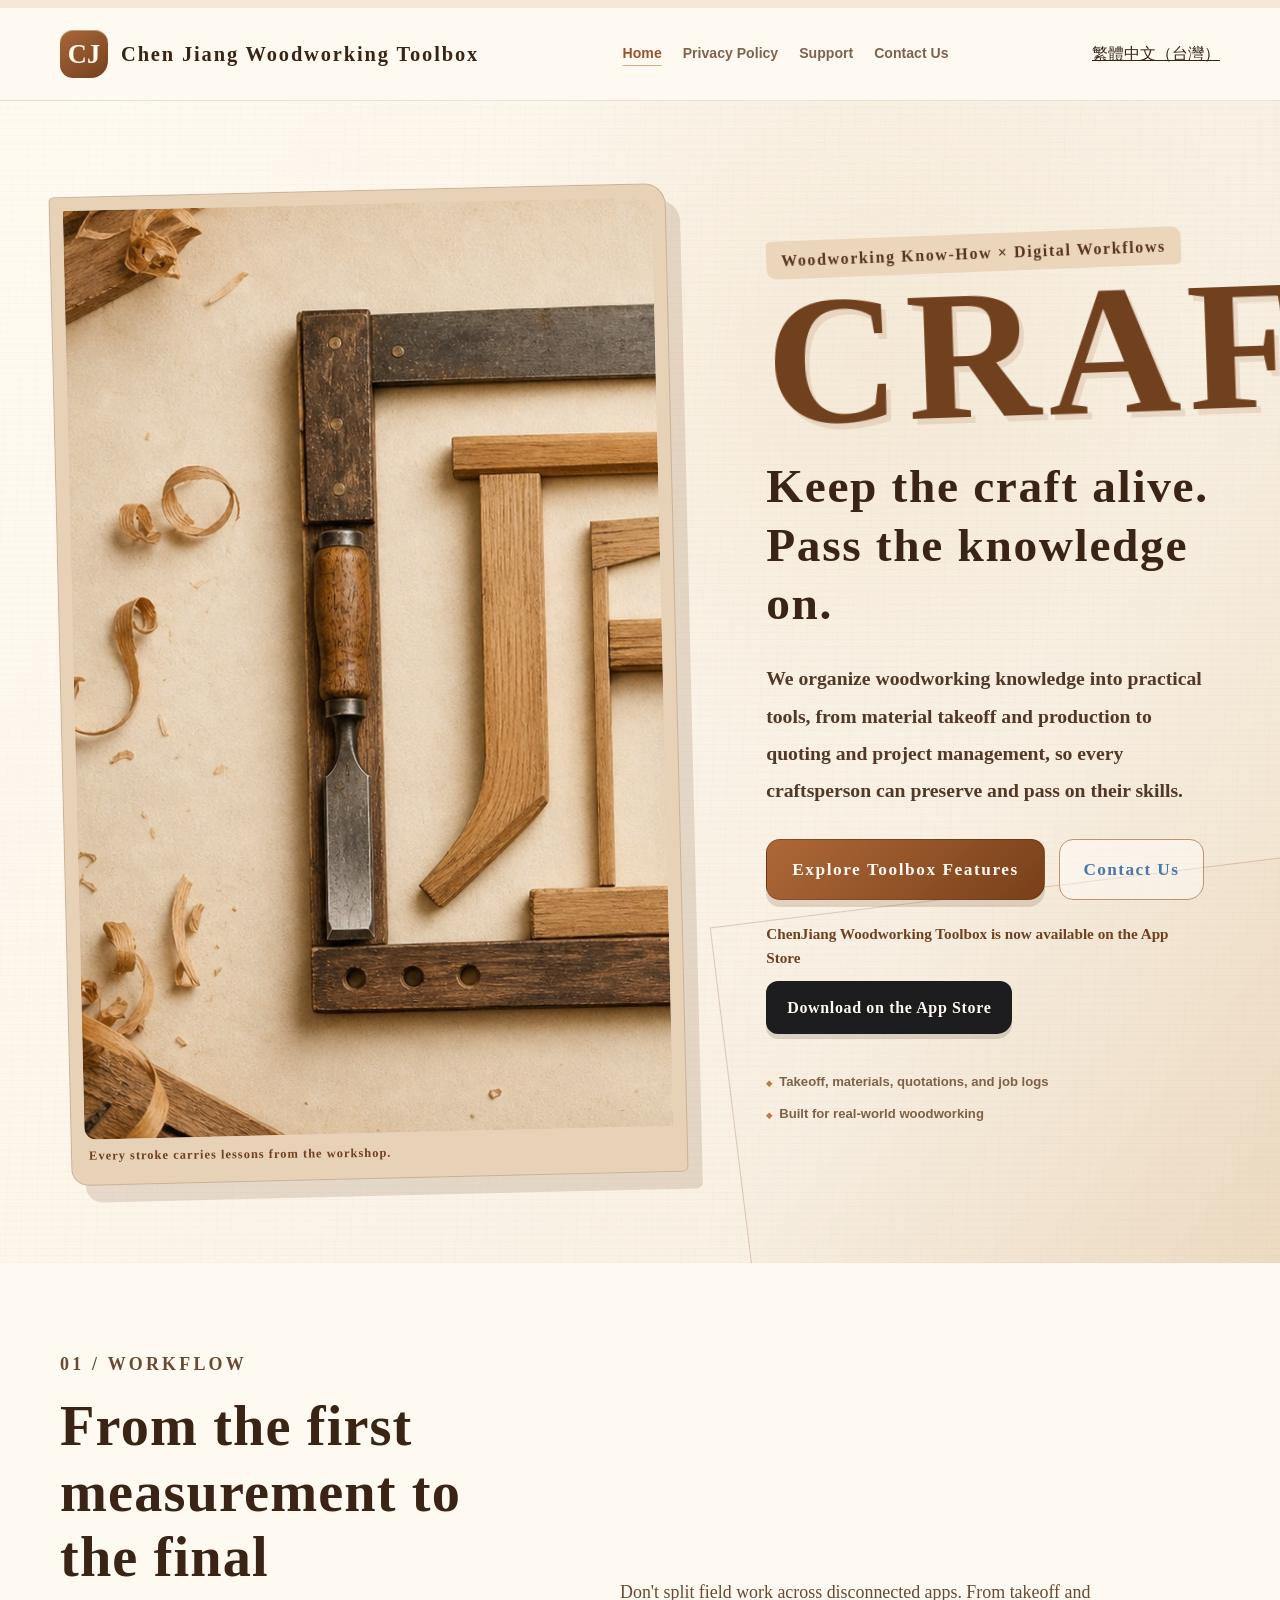
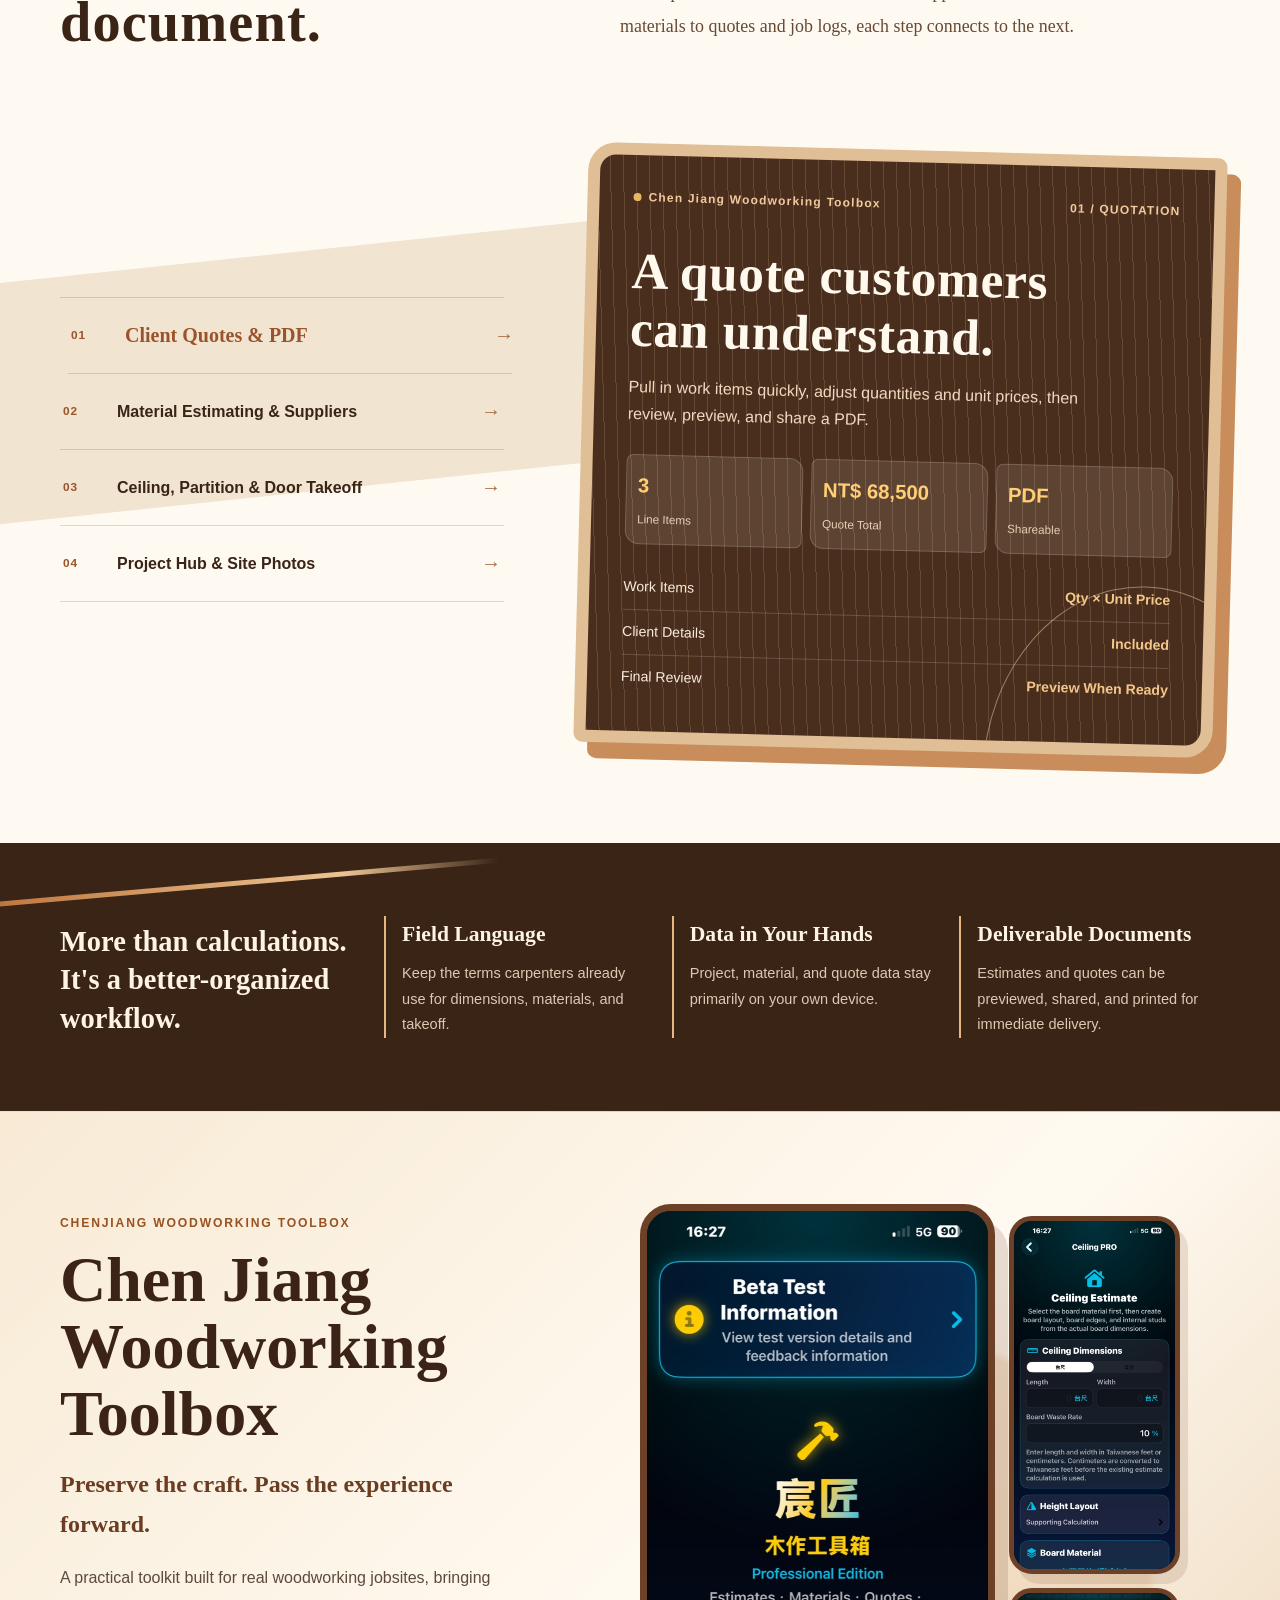
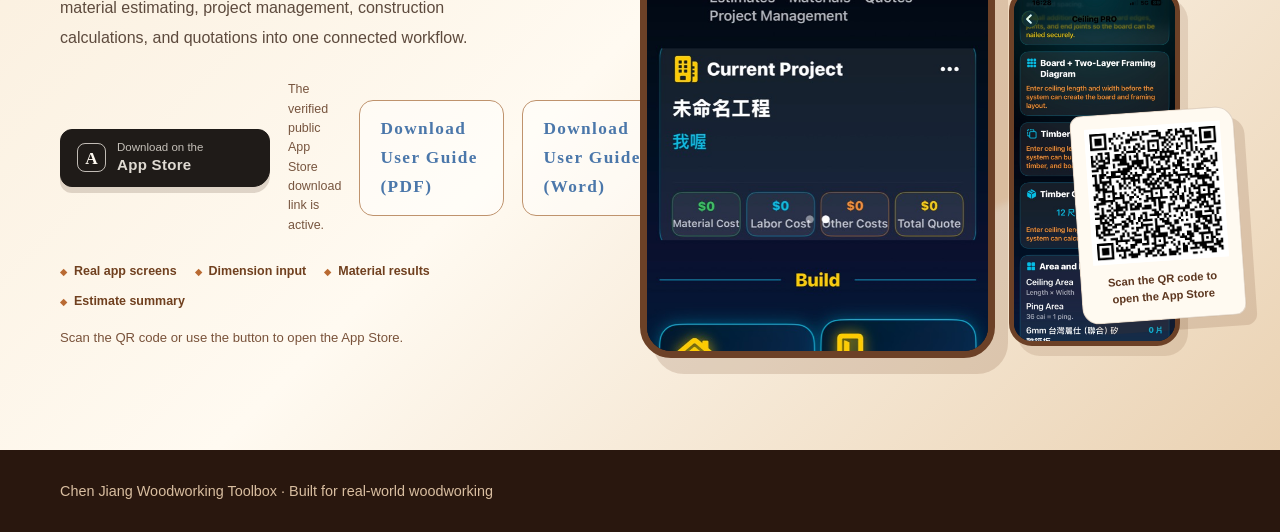
<file: en/index.html>
<!doctype html>
<html lang="en">
<head>
  <meta charset="utf-8">
  <meta name="viewport" content="width=device-width, initial-scale=1">
  <!-- Google tag (gtag.js) -->
  <script async src="https://www.googletagmanager.com/gtag/js?id=G-WEFZS9KFG8"></script>
  <script>
    window.dataLayer = window.dataLayer || [];
    function gtag(){dataLayer.push(arguments);}
    gtag('js', new Date());

    gtag('config', 'G-WEFZS9KFG8');
  </script>
  <meta name="description" content="Chen Jiang Woodworking Toolbox: practical tools for material takeoff, quoting, and project management, built for woodworking professionals.">
  <title>Chen Jiang Woodworking Toolbox | Keep the Craft Alive</title>
  <link rel="canonical" href="https://chenjiangstudio.github.io/chenjiang-website/en/">
  <link rel="alternate" hreflang="zh-Hant" href="https://chenjiangstudio.github.io/chenjiang-website/">
  <link rel="alternate" hreflang="en" href="https://chenjiangstudio.github.io/chenjiang-website/en/">
  <link rel="alternate" hreflang="x-default" href="https://chenjiangstudio.github.io/chenjiang-website/">
  <meta property="og:type" content="website">
  <meta property="og:locale" content="en_US">
  <meta property="og:title" content="Chen Jiang Woodworking Toolbox">
  <meta property="og:description" content="Practical digital tools for real-world woodworking workflows.">
  <meta property="og:url" content="https://chenjiangstudio.github.io/chenjiang-website/en/">
  <meta property="og:image" content="https://chenjiangstudio.github.io/chenjiang-website/assets/hero-craftsman-character.png">
  <meta name="twitter:card" content="summary_large_image">
  <meta name="twitter:title" content="Chen Jiang Woodworking Toolbox">
  <meta name="twitter:description" content="Practical digital tools for real-world woodworking workflows.">
  <meta name="twitter:image" content="https://chenjiangstudio.github.io/chenjiang-website/assets/hero-craftsman-character.png">
  <link rel="icon" href="../favicon.ico">
  <link rel="stylesheet" href="../styles.css">
  <style>
    :root {
      --paper: #f8f2e7;
      --paper-deep: #eee0cb;
      --ink: #392416;
      --ink-soft: #6c4a32;
      --wood: #9a542b;
      --wood-deep: #70401f;
      --blueprint: #9c8068;
      --cream: #fffaf1;
      --line: rgba(57, 36, 22, .16);
    }

    * { box-sizing: border-box; }
    html { scroll-behavior: smooth; }
    body { color: var(--ink); background: var(--paper); font-family: "PingFang TC", "Noto Sans TC", "Avenir Next", sans-serif; }
    .shell { width: min(1160px, calc(100% - 44px)); }
    .site-header { position: relative; z-index: 10; color: var(--ink); background: rgba(255, 251, 243, .93); border-top: 8px solid #f6e8d7; border-bottom: 1px solid rgba(57,36,22,.12); }
    .nav { min-height: 92px; }
    .brand { display: inline-flex; align-items: center; gap: 13px; color: var(--ink); font-family: "Songti TC", "STSong", "Noto Serif TC", serif; font-size: 1.28rem; font-weight: 900; letter-spacing: .09em; text-decoration: none; }
    .brand::before { content: "CJ"; display: grid; width: 48px; height: 48px; place-items: center; color: #fff8ec; background: linear-gradient(145deg, #a86738, #75401f); border-radius: 13px 13px 17px 13px; box-shadow: inset 0 1px rgba(255,255,255,.38); font-family: "DFKai-SB", "BiauKai", "STKaiti", serif; font-size: 1.65rem; letter-spacing: 0; }
    .nav-links { gap: 21px; }
    .nav-links a { color: var(--ink-soft); font-size: .88rem; font-weight: 800; text-decoration: none; }
    .nav-links a:hover, .nav-links a[aria-current="page"] { color: var(--wood); text-decoration: underline; text-decoration-color: #d4ab82; text-underline-offset: 7px; }

    .hero { position: relative; padding: 89px 0 84px; overflow: hidden; color: var(--ink); background: radial-gradient(circle at 68% 22%, rgba(231,205,169,.26), transparent 25rem), linear-gradient(116deg, #fffaf1 0%, #f8f0e3 71%, #f0e0c9 100%); }
    .hero::before { content: ""; position: absolute; inset: 0; opacity: .26; pointer-events: none; background-image: repeating-linear-gradient(0deg, rgba(105,68,40,.08) 0 1px, transparent 1px 7px), repeating-linear-gradient(92deg, rgba(105,68,40,.05) 0 1px, transparent 1px 15px); mix-blend-mode: multiply; }
    .hero::after { content: ""; position: absolute; z-index: 0; right: -20vw; bottom: -10rem; width: 62vw; height: 34rem; transform: rotate(-7deg); border: 1px solid rgba(141,93,54,.24); background: linear-gradient(135deg, transparent, rgba(189,139,93,.1)); }
    .hero-grid { position: relative; z-index: 1; display: grid; grid-template-columns: minmax(0, .96fr) minmax(390px, .81fr); gap: clamp(38px, 7vw, 94px); align-items: center; }
    .kicker { display: inline-block; margin: 0 0 20px; padding: 6px 15px 5px; color: #56341f; background: #ecd6bb; border-radius: 5px 9px 5px 10px; font-family: "DFKai-SB", "BiauKai", "STKaiti", serif; font-size: 1rem; font-weight: 800; letter-spacing: .1em; transform: rotate(-2.2deg); }
    h1, h2, h3 { color: var(--ink); font-family: "DFKai-SB", "BiauKai", "STKaiti", "Songti TC", "Noto Serif TC", serif; }
    h1 { max-width: 720px; margin: 0; font-size: clamp(3rem, 6.4vw, 5.75rem); font-weight: 900; letter-spacing: .025em; line-height: 1.16; text-shadow: .02em .025em 0 rgba(154,84,43,.11); }
    .brush { position: relative; z-index: 0; display: inline; }
    .brush::after { content: ""; position: absolute; z-index: -1; left: -.10em; right: -.08em; bottom: -.06em; height: .2em; transform: rotate(-1.6deg) skewX(-18deg); border-radius: 50% 10% 45% 15%; background: linear-gradient(90deg, var(--wood), #c27a45 74%, transparent); opacity: .85; }
    .hero .lead { max-width: 625px; margin: 35px 0 0; color: #513827; font-family: "Songti TC", "STSong", "Noto Serif TC", serif; font-size: clamp(1.03rem, 1.6vw, 1.23rem); font-weight: 600; line-height: 1.9; }
    .hero-actions { display: flex; flex-wrap: wrap; gap: 14px; margin-top: 29px; }
    .app-store-launch { display: grid; gap: 10px; max-width: 430px; margin-top: 22px; }
    .app-store-launch[hidden] { display: none; }
    .app-store-launch__announcement { margin: 0; color: #70401f; font-family: "Songti TC", "STSong", serif; font-size: .95rem; font-weight: 800; line-height: 1.6; }
    .app-store-launch__button { display: inline-flex; align-items: center; justify-content: center; width: fit-content; min-height: 50px; padding: 12px 20px; color: #fffaf1; background: #1d1d1f; border: 1px solid rgba(29,29,31,.45); border-radius: 12px 12px 15px 12px; box-shadow: 0 5px 0 rgba(57,36,22,.15); font-family: "Songti TC", "STSong", serif; font-weight: 800; letter-spacing: .04em; text-decoration: none; transition: transform .2s ease, box-shadow .2s ease; }
    .app-store-launch__button:hover { transform: translateY(2px); box-shadow: 0 3px 0 rgba(57,36,22,.15); }
    .app-promo { position: relative; overflow: hidden; padding: 92px 0; background: linear-gradient(135deg, #f8ead5, #fffaf1 52%, #ead2b3); border-top: 1px solid rgba(105,61,29,.13); }
    .app-promo-grid { display: grid; grid-template-columns: minmax(0, .84fr) minmax(420px, 1.16fr); gap: clamp(42px, 7vw, 98px); align-items: center; }
    .app-promo-eyebrow { margin: 0 0 12px; color: #995222; font-size: .76rem; font-weight: 900; letter-spacing: .15em; }
    .app-promo h2 { margin: 0; color: #3b2417; font-family: "Songti TC", "STSong", Georgia, serif; font-size: clamp(2.35rem, 5vw, 4.8rem); line-height: 1.05; }
    .app-promo-subtitle { margin: 18px 0 0; color: #6b3c22; font-family: "Songti TC", "STSong", Georgia, serif; font-size: clamp(1.1rem, 2vw, 1.5rem); font-weight: 800; line-height: 1.65; }
    .app-promo-description { max-width: 650px; margin: 19px 0 0; color: #5d4a3d; line-height: 1.85; }
    .app-promo-actions { display: flex; align-items: center; gap: 18px; margin-top: 28px; }
    .app-store-badge { display: inline-flex; min-width: 210px; min-height: 58px; align-items: center; gap: 11px; padding: 10px 16px; color: #fffaf1; background: #1f1b18; border: 1px solid #1f1b18; border-radius: 12px 12px 17px 12px; box-shadow: 0 6px 0 rgba(66,35,17,.16); text-decoration: none; }
    .app-store-badge::before { content: "A"; display: grid; width: 27px; height: 27px; place-items: center; border: 1px solid rgba(255,250,241,.72); border-radius: 8px; font-family: Georgia, serif; font-size: 1.08rem; font-weight: 700; }
    .app-store-badge span { display: block; font-size: .72rem; line-height: 1.1; opacity: .86; }
    .app-store-badge strong { display: block; margin-top: 3px; font-size: .94rem; letter-spacing: .02em; }
    .app-store-badge[aria-disabled="true"] { cursor: not-allowed; opacity: .78; }
    .app-promo-status { max-width: 250px; margin: 0; color: #77553f; font-size: .78rem; line-height: 1.55; }
    .app-promo-reserve { display: flex; flex-wrap: wrap; gap: 9px 18px; margin: 26px 0 0; padding: 0; list-style: none; color: #70401f; font-size: .78rem; font-weight: 800; }
    .app-promo-reserve li::before { content: "◆"; margin-right: 7px; color: #b96a32; font-size: .58rem; }
    .app-release-note { margin: 15px 0 0; color: #79523a; font-size: .82rem; line-height: 1.65; }
    .app-promo-visual { position: relative; min-height: 0; display: flex; align-items: center; justify-content: center; }
    .app-promo-halo { position: absolute; width: 78%; aspect-ratio: 1; border-radius: 50%; background: rgba(214,151,84,.2); filter: blur(3px); }
    .app-release-gallery { position: relative; z-index: 1; display: grid; grid-template-columns: minmax(0, 1fr) minmax(112px, .48fr); gap: 14px; width: min(540px, 100%); align-items: center; }
    .app-release-gallery img { display: block; width: 100%; height: auto; max-width: 100%; aspect-ratio: auto; object-fit: contain; object-position: center; border: 7px solid #6c4127; border-radius: 31px; background: #06111f; box-shadow: 13px 16px 0 rgba(105,57,27,.16); }
    .app-release-gallery__secondary { display: grid; gap: 14px; }
    .app-release-gallery__secondary img { border-width: 5px; border-radius: 23px; box-shadow: 8px 10px 0 rgba(105,57,27,.13); }
    .app-qr-card { position: absolute; z-index: 2; right: max(-20px, -3vw); bottom: 38px; width: 164px; padding: 13px; color: #5d3720; background: #fffaf1; border: 1px solid rgba(105,61,29,.2); border-radius: 11px 18px 11px 17px; box-shadow: 10px 11px 0 rgba(105,57,27,.15); text-align: center; transform: rotate(-4deg); }
    .app-qr-card img { display: none; width: 100%; aspect-ratio: 1; object-fit: contain; background: #fff; }
    .app-qr-card[data-ready="true"] img { display: block; }
    .app-qr-placeholder { display: grid; aspect-ratio: 1; place-items: center; padding: 14px; background: repeating-conic-gradient(#54311e 0 25%, #fffaf1 0 50%) 50% / 21px 21px; }
    .app-qr-placeholder span { display: grid; width: 78%; height: 78%; place-items: center; padding: 8px; color: #fffaf1; background: #54311e; border: 5px solid #fffaf1; font-size: .76rem; font-weight: 900; line-height: 1.4; }
    .app-qr-card[data-ready="true"] .app-qr-placeholder { display: none; }
    .app-qr-card p { margin: 10px 0 0; font-size: .7rem; font-weight: 900; line-height: 1.55; }
    @media (max-width: 900px) { .app-promo-grid { grid-template-columns: 1fr; } .app-promo-visual { min-height: 0; } }
    @media (max-width: 620px), (orientation: landscape) and (max-height: 620px) { .app-promo { padding: 67px 0; overflow-x: clip; } .app-promo .shell { width: min(100% - 30px, 1160px); margin-inline: auto; } .app-promo-grid { display: block; width: 100%; max-width: 100%; } .app-promo-copy, .app-promo-visual { width: 100%; max-width: 100%; min-width: 0; } .app-promo h2 { max-width: 100%; font-size: clamp(1.28rem, 5.15vw, 1.72rem); line-height: 1.16; overflow-wrap: anywhere; word-break: normal; } .app-promo-eyebrow { font-size: .68rem; letter-spacing: .12em; } .app-promo-eyebrow, .app-promo-subtitle, .app-promo-description, .app-promo-status, .app-promo-reserve, .app-promo-reserve li, .app-release-note { max-width: 100%; overflow-wrap: anywhere; word-break: break-word; } .app-promo-actions { align-items: stretch; flex-direction: column; } .app-store-badge { width: 100%; justify-content: center; } .app-promo-status { max-width: none; } .app-promo-visual { display: block; width: 100%; max-width: none; height: auto; min-height: 0; } .app-promo-halo { display: none; } .app-release-gallery { width: min(80vw, 340px); margin: 0 auto; grid-template-columns: minmax(0, 1fr); gap: 14px; align-items: start; justify-self: center; overflow: visible; transform: none; } .app-release-gallery > img { display: block; width: min(100%, 320px); max-width: 100%; margin: 0 auto; height: auto; aspect-ratio: auto; object-fit: contain; object-position: center; box-sizing: border-box; border-width: 5px; border-radius: 23px; box-shadow: 0 10px 0 rgba(105,57,27,.14); transform: none; } .app-release-gallery__secondary { display: grid; grid-template-columns: repeat(2, minmax(0, 1fr)); gap: 10px; width: 100%; } .app-release-gallery__secondary img { display: block; width: 100%; max-width: 100%; margin: 0 auto; height: auto; aspect-ratio: auto; object-fit: contain; object-position: center; box-sizing: border-box; border-width: 4px; border-radius: 18px; box-shadow: 0 8px 0 rgba(105,57,27,.13); transform: none; } .app-qr-card { display: none; } .app-qr-card[data-ready="true"] { position: relative; inset: auto; display: block; width: min(220px, 70vw); margin: 18px auto 0; transform: none; } }
    .button { margin: 0; padding: 15px 25px; color: #fffaf1; background: linear-gradient(135deg, #ae6838, #784019); border: 1px solid rgba(67,35,15,.3); border-radius: 14px 14px 17px 14px; box-shadow: 0 7px 0 rgba(105,58,25,.17); font-family: "Songti TC", "STSong", serif; font-size: 1.08rem; font-weight: 800; letter-spacing: .09em; transition: transform .2s ease, box-shadow .2s ease; }
    .button:hover { transform: translateY(3px); box-shadow: 0 4px 0 rgba(105,58,25,.17); }
    .text-link { display: inline-flex; align-items: center; justify-content: center; min-width: 145px; padding: 13px 20px; color: #4b77aa; background: rgba(255,255,255,.42); border: 1px solid #bf936d; border-radius: 14px 14px 17px 14px; font-family: "Songti TC", "STSong", serif; font-size: 1.08rem; font-weight: 800; letter-spacing: .08em; text-decoration: none; }
    .text-link::after { content: ""; }
    .text-link:hover { color: #2e649d; background: #fffaf2; }
    .hero-meta { display: flex; flex-wrap: wrap; gap: 10px 21px; margin: 37px 0 0; padding: 0; color: #7e6148; list-style: none; font-size: .82rem; font-weight: 700; }
    .hero-meta li::before { content: "◆"; margin-right: 7px; color: #bd7b45; font-size: .64em; }

    .craft-visual { position: relative; min-height: 492px; isolation: isolate; }
    .blueprint { position: absolute; inset: 12px 0 20px 8%; overflow: hidden; border: 1px solid rgba(154,111,78,.25); border-radius: 38px 38px 10px 38px; background: linear-gradient(90deg, rgba(255,252,245,.9), rgba(242,227,207,.75)); box-shadow: 0 18px 35px rgba(80,47,26,.12); }
    .blueprint::before { content: ""; position: absolute; inset: 0; opacity: .53; background-image: linear-gradient(rgba(134,96,65,.13) 1px, transparent 1px), linear-gradient(90deg, rgba(134,96,65,.13) 1px, transparent 1px); background-size: 31px 31px; }
    .blueprint::after { content: ""; position: absolute; left: 12%; top: 11%; width: 59%; height: 72%; border: 1.5px solid rgba(125,87,58,.35); box-shadow: 69px 0 0 -68px rgba(125,87,58,.35), 0 129px 0 -128px rgba(125,87,58,.35); transform: perspective(300px) rotateY(-8deg); }
    .blueprint-label { position: absolute; z-index: 1; left: 10%; top: 10%; color: rgba(98,65,40,.6); font-size: .7rem; font-weight: 900; letter-spacing: .16em; }
    .blueprint-measure { position: absolute; z-index: 1; right: 9%; top: 19%; color: rgba(120,78,47,.57); font-family: "Songti TC", serif; font-size: .8rem; transform: rotate(90deg); }
    .bench { position: absolute; z-index: 2; right: -2%; bottom: 1%; width: 84%; height: 52%; transform: rotate(-4deg); border-radius: 42% 9% 20% 14%; background: linear-gradient(156deg, #684022 0%, #9a6235 38%, #bb7a44 60%, #61391f 100%); box-shadow: inset 0 10px 16px rgba(255,211,158,.26), 0 22px 27px rgba(60,35,18,.2); }
    .bench::before { content: ""; position: absolute; left: 6%; right: 3%; top: 29%; height: 3px; background: rgba(49,27,13,.34); box-shadow: 0 13px rgba(250,198,133,.18), 0 26px rgba(49,27,13,.24); }
    .plane { position: absolute; z-index: 3; right: 13%; bottom: 23%; width: 45%; height: 31%; transform: rotate(15deg); border-radius: 45% 13% 19% 42%; background: linear-gradient(135deg, #d7a46a, #8a4d24 52%, #573219); box-shadow: inset 13px 7px 10px rgba(255,231,189,.32), -9px 10px 11px rgba(48,25,10,.27); }
    .plane::before { content: ""; position: absolute; left: 9%; bottom: 16%; width: 42%; height: 39%; transform: rotate(6deg); border: 13px solid #432817; border-radius: 50%; box-shadow: inset 2px 3px 2px rgba(255,239,208,.19); }
    .plane::after { content: ""; position: absolute; right: 5%; bottom: 2%; width: 23%; height: 22%; border: 10px solid #432817; border-radius: 50%; }
    .mallet { position: absolute; z-index: 4; left: 22%; bottom: 18%; width: 46%; height: 7%; transform: rotate(-22deg); border-radius: 20px; background: linear-gradient(#a96a36, #603719); box-shadow: 0 5px 7px rgba(48,25,10,.24); }
    .mallet::before { content: ""; position: absolute; left: 2%; top: -130%; width: 27%; height: 310%; border-radius: 16px 27px 18px 15px; background: linear-gradient(90deg, #492916, #9c5c2b, #4b2b18); }
    .hero-stamp { position: absolute; z-index: 5; left: 1%; bottom: 7%; padding: 11px 15px; color: #fff8ec; background: var(--wood); border: 2px solid rgba(255,248,236,.9); border-radius: 7px; box-shadow: 3px 3px 0 rgba(76,41,20,.16); font-family: "Songti TC", serif; font-size: .79rem; font-weight: 900; letter-spacing: .12em; transform: rotate(4deg); }

    .intro { padding: 84px 0 40px; background: var(--cream); }
    .intro-grid { display: grid; grid-template-columns: 1fr 1.25fr; gap: 80px; align-items: end; }
    .section-tag { margin: 0; color: var(--wood); font-size: .75rem; font-weight: 900; letter-spacing: .18em; }
    .intro h2 { max-width: 570px; margin: 13px 0 0; font-size: clamp(2.3rem, 4.4vw, 4.5rem); line-height: 1.16; letter-spacing: .02em; }
    .intro p { max-width: 510px; margin: 0 0 12px; color: #684a33; font-family: "Songti TC", serif; font-size: 1.12rem; line-height: 1.9; }

    .showcase { position: relative; padding: 54px 0 94px; overflow: hidden; background: var(--cream); }
    .showcase::before { content: ""; position: absolute; top: 22%; left: -14vw; width: 63vw; height: 15rem; transform: rotate(-6deg); background: #f1e4d1; }
    .showcase-wrap { position: relative; display: grid; grid-template-columns: .82fr 1.18fr; gap: clamp(35px, 6vw, 82px); align-items: center; }
    .feature-tabs { position: relative; display: grid; border-top: 1px solid var(--line); }
    .feature-tab { width: 100%; min-height: 76px; padding: 14px 3px; display: grid; grid-template-columns: 41px 1fr auto; gap: 13px; align-items: center; color: var(--ink); background: transparent; border: 0; border-bottom: 1px solid var(--line); border-radius: 0; font: inherit; font-weight: 800; text-align: left; cursor: pointer; transition: transform .2s ease, color .2s ease; }
    .feature-tab::before { content: attr(data-number); color: var(--wood); font-size: .74rem; font-weight: 900; letter-spacing: .07em; }
    .feature-tab > span { line-height: 1.35; }
    .feature-tab > b { color: #a76d46; font-size: 1.25rem; transition: transform .2s ease; }
    .feature-tab:hover, .feature-tab[aria-selected="true"] { color: var(--wood); transform: translateX(8px); }
    .feature-tab[aria-selected="true"] > span { font-family: "DFKai-SB", "BiauKai", "STKaiti", serif; font-size: 1.25rem; }
    .feature-tab:hover > b, .feature-tab[aria-selected="true"] > b { transform: translateX(5px); }

    .tool-screen { position: relative; min-height: 495px; padding: 32px 34px; overflow: hidden; color: #fdf5e8; background: #4a2e1d; border: 12px solid #e0be96; border-radius: 28px 9px 28px 9px; box-shadow: 14px 16px 0 #c88d5a; transform: rotate(1.5deg); }
    .tool-screen > * { position: relative; z-index: 1; }
    .tool-screen::before { content: ""; position: absolute; inset: 0; opacity: .18; background-image: repeating-linear-gradient(87deg, #e7c599 0 1px, transparent 1px 13px); }
    .tool-screen::after { content: ""; position: absolute; right: -16%; bottom: -39%; width: 51%; height: 66%; border: 1px solid rgba(255,238,212,.42); border-radius: 50%; }
    .screen-top { display: flex; justify-content: space-between; align-items: center; margin-bottom: 35px; color: #f0cb9e; font-size: .75rem; font-weight: 800; letter-spacing: .1em; }
    .screen-dot { display: inline-block; width: 8px; height: 8px; margin-right: 7px; border-radius: 50%; background: #e9b664; }
    .screen-title { max-width: 460px; margin: 0; color: #fff8ed; font-size: clamp(2rem, 4vw, 3.45rem); line-height: 1.12; letter-spacing: .015em; }
    .screen-description { min-height: 55px; max-width: 450px; margin: 16px 0 26px; color: #efdbc1; }
    .screen-stats { display: grid; grid-template-columns: repeat(3, 1fr); gap: 8px; }
    .stat { min-height: 90px; padding: 13px 11px; background: rgba(255,248,237,.1); border: 1px solid rgba(255,248,237,.18); border-radius: 7px 14px 7px 14px; }
    .stat b { display: block; color: #ffce75; font-size: clamp(1rem, 2vw, 1.27rem); }
    .stat small { display: block; margin-top: 6px; color: #e5cfb5; font-size: .73rem; }
    .screen-list { margin: 21px 0 0; padding: 0; list-style: none; }
    .screen-list li { display: flex; justify-content: space-between; gap: 16px; padding: 10px 0; border-bottom: 1px solid rgba(255,248,237,.17); color: #f9ecdc; font-size: .88rem; }
    .screen-list li:last-child { border: 0; }
    .screen-list b { color: #f3c78b; text-align: right; }

    .promise { position: relative; padding: 73px 0; overflow: hidden; background: #392416; }
    .promise::before { content: ""; position: absolute; left: -8%; top: 15%; width: 47%; height: 5px; transform: rotate(-5deg); background: linear-gradient(90deg, transparent, #c17942 18%, #ebc493 74%, transparent); }
    .promise-grid { position: relative; display: grid; grid-template-columns: 1.14fr repeat(3, 1fr); gap: 27px; align-items: end; }
    .promise-lead { color: #fff4e4; font-family: "DFKai-SB", "BiauKai", "STKaiti", serif; font-size: 1.78rem; font-weight: 900; line-height: 1.35; }
    .promise-item { min-height: 122px; padding-left: 16px; border-left: 2px solid #e6b77e; }
    .promise-item strong { color: #fff4e4; font-family: "Songti TC", "STSong", serif; font-size: 1.35rem; }
    .promise-item p { margin: 8px 0 0; color: #ddc9b2; font-size: .91rem; line-height: 1.75; }
    .site-footer { padding: 29px 0; color: #d9bea0; background: #29170e; }

    @media (max-width: 870px) {
      .hero { padding: 65px 0 76px; }
      .hero-grid, .showcase-wrap { grid-template-columns: 1fr; }
      .hero-grid { gap: 44px; }
      .craft-visual { max-width: 610px; width: 100%; margin: 0 auto; }
      .intro-grid { grid-template-columns: 1fr; gap: 20px; }
      .promise-grid { grid-template-columns: 1fr 1fr; }
      .promise-lead { grid-column: 1 / -1; }
    }

    @media (max-width: 620px) {
      .shell { width: min(100% - 30px, 1160px); }
      .nav { min-height: 0; padding: 15px 0 19px; align-items: flex-start; }
      .brand { font-size: 1.06rem; }
      .brand::before { width: 41px; height: 41px; font-size: 1.4rem; }
      .nav-links { gap: 8px 14px; }
      .nav-links a { font-size: .76rem; }
      .hero { padding-top: 47px; }
      h1 { font-size: clamp(2.7rem, 13vw, 4.4rem); line-height: 1.2; }
      .hero .lead { margin-top: 28px; font-size: 1.03rem; }
      .hero-actions { gap: 11px; }
      .app-store-launch__button { width: 100%; }
      .button, .text-link { min-height: 54px; padding: 13px 17px; font-size: .98rem; }
      .craft-visual { min-height: 395px; }
      .blueprint { inset: 8px 0 15px 2%; }
      .tool-screen { min-height: 469px; padding: 25px 21px; border-width: 9px; box-shadow: 9px 10px 0 #c88d5a; }
      .screen-top { margin-bottom: 26px; }
      .screen-stats { gap: 5px; }
      .stat { padding: 10px 7px; }
      .promise { padding: 55px 0; }
      .promise-grid { grid-template-columns: 1fr; gap: 28px; }
      .promise-lead { grid-column: auto; }
    }

    /* 匠字 Hero：原創工具構字影像，搭配職人紙本質感。 */
    .hero-grid { grid-template-columns: minmax(0, 1.06fr) minmax(0, .78fr); gap: clamp(40px, 7vw, 94px); }
    .hero-copy { padding: 12px 0 22px; }
    .hero-mark { margin: 0 0 6px; color: var(--wood-deep); font-family: "DFKai-SB", "BiauKai", "STKaiti", "Songti TC", serif; font-size: clamp(7.2rem, 14.4vw, 12.3rem); font-weight: 900; line-height: .76; letter-spacing: .04em; text-shadow: .025em .03em 0 rgba(154,84,43,.14); transform: rotate(-2deg); transform-origin: left center; }
    .hero-statement { margin: 25px 0 0; color: var(--ink); font-family: "DFKai-SB", "BiauKai", "STKaiti", "Songti TC", serif; font-size: clamp(2rem, 3.7vw, 3.55rem); font-weight: 900; letter-spacing: .035em; line-height: 1.24; }
    .hero-copy .lead { max-width: 520px; margin-top: 27px; }
    .craft-visual { order: -1; min-height: 0; margin: 0; padding: 13px; transform: rotate(-1.35deg); background: #e7d2b7; border: 1px solid rgba(94,53,25,.2); border-radius: 5px 22px 6px 17px; box-shadow: 14px 17px 0 rgba(116,68,31,.16); }
    .craft-visual img { display: block; width: 100%; aspect-ratio: 1.04 / 1; object-fit: cover; object-position: left center; border-radius: 2px 15px 2px 12px; }
    .craft-visual figcaption { margin: 10px 4px 1px; color: #70401f; font-family: "Songti TC", "STSong", serif; font-size: .78rem; font-weight: 800; letter-spacing: .08em; transform: rotate(.8deg); }
    @media (max-width: 870px) { .craft-visual { order: initial; max-width: 650px; margin: 0 auto; } .hero-mark { font-size: clamp(6.3rem, 27vw, 10rem); } }
    @media (max-width: 620px) { .hero-grid { gap: 38px; } .hero-copy { padding: 0; } .hero-statement { margin-top: 21px; font-size: clamp(1.86rem, 9vw, 2.65rem); } .craft-visual { padding: 9px; box-shadow: 8px 10px 0 rgba(116,68,31,.15); } .craft-visual img { aspect-ratio: 1 / 1; } }
  </style>
</head>
<body>
  <a class="skip-link" href="#main-content">Skip to main content</a>
  <header class="site-header">
    <nav class="nav shell" aria-label="Main navigation">
      <a class="brand" href="index.html">Chen Jiang Woodworking Toolbox</a>
      <div class="nav-links">
        <a aria-current="page" href="index.html">Home</a>
        <a href="privacy.html">Privacy Policy</a>
        <a href="support.html">Support</a>
        <a href="contact.html">Contact Us</a>
      </div><a href="../index.html">繁體中文（台灣）</a>
    </nav>
  </header>

  <main id="main-content">
    <section class="hero">
      <div class="shell hero-grid">
        <div class="hero-copy">
          <p class="kicker">Woodworking Know-How × Digital Workflows</p>
          <p class="hero-mark" aria-hidden="true">CRAFT</p>
          <h1 class="sr-only">Chen Jiang Woodworking Toolbox</h1>
          <p class="hero-statement">Keep the craft alive.<br>Pass the knowledge on.</p>
          <p class="lead">We organize woodworking knowledge into practical tools, from material takeoff and production to quoting and project management, so every craftsperson can preserve and pass on their skills.</p>
          <div class="hero-actions">
            <a class="button" href="#tools">Explore Toolbox Features</a>
            <a class="text-link" href="contact.html">Contact Us</a>
          </div>
          <div class="app-store-launch" id="app-store-launch" hidden aria-live="polite"></div>
          <ul class="hero-meta">
            <li>Takeoff, materials, quotations, and job logs</li>
            <li>Built for real-world woodworking</li>
          </ul>
        </div>

        <figure class="craft-visual" aria-label="A woodworking hero visual arranged into a craft symbol">
          <img src="../assets/hero-craftsman-character.jpg" alt="A carpenter's square, chisel, boards, pencil, and tape measure arranged into a craft symbol" width="1693" height="929" decoding="async" fetchpriority="high">
          <figcaption>Every stroke carries lessons from the workshop.</figcaption>
        </figure>
      </div>
    </section>

    <section class="intro">
      <div class="shell intro-grid">
        <div>
          <p class="section-tag">01 / WORKFLOW</p>
          <h2>From the first measurement to the final document.</h2>
        </div>
        <p>Don't split field work across disconnected apps. From takeoff and materials to quotes and job logs, each step connects to the next.</p>
      </div>
    </section>

    <section class="showcase" id="tools">
      <div class="shell showcase-wrap">
        <div class="feature-tabs" role="tablist" aria-label="Tool feature showcase">
          <button class="feature-tab" type="button" role="tab" aria-selected="true" data-feature="quote" data-number="01"><span>Client Quotes &amp; PDF</span><b>→</b></button>
          <button class="feature-tab" type="button" role="tab" aria-selected="false" data-feature="material" data-number="02"><span>Material Estimating &amp; Suppliers</span><b>→</b></button>
          <button class="feature-tab" type="button" role="tab" aria-selected="false" data-feature="calculate" data-number="03"><span>Ceiling, Partition &amp; Door Takeoff</span><b>→</b></button>
          <button class="feature-tab" type="button" role="tab" aria-selected="false" data-feature="project" data-number="04"><span>Project Hub &amp; Site Photos</span><b>→</b></button>
        </div>

        <section class="tool-screen" aria-live="polite" aria-label="Feature showcase">
          <div class="screen-top"><span><i class="screen-dot"></i>Chen Jiang Woodworking Toolbox</span><span id="screen-step">01 / QUOTATION</span></div>
          <h3 class="screen-title" id="screen-title">A quote customers can understand.</h3>
          <p class="screen-description" id="screen-description">Pull in work items quickly, adjust quantities and unit prices, then review, preview, and share a PDF.</p>
          <div class="screen-stats" id="screen-stats"></div>
          <ul class="screen-list" id="screen-list"></ul>
        </section>
      </div>
    </section>

    <section class="promise">
      <div class="shell promise-grid">
        <div class="promise-lead">More than calculations.<br>It's a better-organized workflow.</div>
        <div class="promise-item"><strong>Field Language</strong><p>Keep the terms carpenters already use for dimensions, materials, and takeoff.</p></div>
        <div class="promise-item"><strong>Data in Your Hands</strong><p>Project, material, and quote data stay primarily on your own device.</p></div>
        <div class="promise-item"><strong>Deliverable Documents</strong><p>Estimates and quotes can be previewed, shared, and printed for immediate delivery.</p></div>
      </div>
    </section>

    <section class="app-promo" id="app-download" aria-labelledby="app-promo-title">
      <div class="shell app-promo-grid">
        <div class="app-promo-copy">
          <p class="app-promo-eyebrow">CHENJIANG WOODWORKING TOOLBOX</p>
          <h2 id="app-promo-title">Chen Jiang Woodworking Toolbox</h2>
          <p class="app-promo-subtitle">Preserve the craft. Pass the experience forward.</p>
          <p class="app-promo-description">A practical toolkit built for real woodworking jobsites, bringing material estimating, project management, construction calculations, and quotations into one connected workflow.</p>
          <div class="app-promo-actions">
            <span class="app-store-badge" id="app-promo-store-badge" aria-disabled="true"><span><span>Available on</span><strong>Now on the App Store</strong></span></span>
            <p class="app-promo-status" id="app-promo-status">The app is live. Download access will activate here after the public App Store URL is verified.</p>
            <a class="text-link app-guide-button" href="../assets/app/chenjiang-woodworking-toolbox-user-guide-v1.0-en.pdf" target="_blank" rel="noopener noreferrer">Download User Guide (PDF)</a>
            <a class="text-link app-guide-button" href="../assets/app/chenjiang-woodworking-toolbox-user-guide-v1.0-en.docx" target="_blank" rel="noopener noreferrer">Download User Guide (Word)</a>
          </div>
          <ul class="app-promo-reserve" aria-label="App highlights">
            <li>Real app screens</li><li>Dimension input</li><li>Material results</li><li>Estimate summary</li>
          </ul>
          <p class="app-release-note">Scan the QR code or use the button to open the App Store.</p>
        </div>
        <div class="app-promo-visual" aria-label="Real Chen Jiang Woodworking Toolbox app screens and download information">
          <div class="app-promo-halo" aria-hidden="true"></div>
          <div class="app-release-gallery" aria-label="App home, dimension input, and estimate summary screens">
              <img src="../assets/app/chenjiang-app-home-en.jpg" alt="Chen Jiang Woodworking Toolbox app home screen in English" width="591" height="1280" loading="lazy" decoding="async">
            <div class="app-release-gallery__secondary">
              <img src="../assets/app/chenjiang-app-estimate-input-en.jpg" alt="Ceiling estimate dimension input screen in English" width="591" height="1280" loading="lazy" decoding="async">
              <img src="../assets/app/chenjiang-app-estimate-summary-en.jpg" alt="Ceiling material estimate summary screen in English" width="591" height="1280" loading="lazy" decoding="async">
            </div>
          </div>
          <div class="app-qr-card" id="app-promo-qr" data-ready="false">
            <img id="app-promo-qr-image" alt="Chen Jiang Woodworking Toolbox App Store QR code">
            <div class="app-qr-placeholder"><span>App Store<br>QR Code</span></div>
            <p id="app-promo-qr-label">Official download QR code<br>Activates after URL verification</p>
          </div>
        </div>
      </div>
    </section>
  </main>

  <footer class="site-footer"><div class="shell"><p>Chen Jiang Woodworking Toolbox · Built for real-world woodworking</p></div></footer>

  <script src="../app-store-config.js"></script>
  <script src="../analytics.js"></script>
  <script>
    const features = {
      quote: {
        step: '01 / QUOTATION',
        title: 'A quote customers can understand.',
        description: 'Pull in work items quickly, adjust quantities and unit prices, then review, preview, and share a PDF.',
        stats: [['3', 'Line Items'], ['NT$ 68,500', 'Quote Total'], ['PDF', 'Shareable']],
        rows: [['Work Items', 'Qty × Unit Price'], ['Client Details', 'Included'], ['Final Review', 'Preview When Ready']]
      },
      material: {
        step: '02 / MATERIALS',
        title: 'Every material entry keeps its source.',
        description: 'The material cost sheet keeps specs, quantities, benchmark prices, and supplier snapshots, so you do not need to hunt for details during procurement.',
        stats: [['12', 'Material Items'], ['3', 'Suppliers'], ['NT$ 31,240', 'Estimate Total']],
        rows: [['4×8 Core Board', 'Hung Chang Timber'], ['9-Fen Square Timber', 'Primary Supplier'], ['Price Data', 'Saved at Creation']]
      },
      calculate: {
        step: '03 / TAKEOFF',
        title: 'Enter dimensions first, then verify calculations on site.',
        description: 'Ceiling, partition, and door tools organize boards, framing, and field dimensions into verifiable outputs.',
        stats: [['4', 'Board Specs'], ['2', 'Boarding Sides'], ['1', 'Complete Takeoff']],
        rows: [['Board Layout', 'Finished to Dimensions'], ['Framing Layout', 'Aligned to Board Joints'], ['Material Summary', 'Sheets, Lengths, Boxes']]
      },
      project: {
        step: '04 / PROJECT',
        title: 'Each project has a complete work trail.',
        description: 'Centralize projects, clients, and site photos so takeoffs, quotes, and construction records continue to build with the project.',
        stats: [['8', 'Project Logs'], ['24', 'Site Photos'], ['1', 'Active Project']],
        rows: [['Project Photos', 'Camera or Photo Library'], ['Client Details', 'Managed Together'], ['Work Documents', 'Saved with the Project']]
      }
    };

    const screenStep = document.querySelector('#screen-step');
    const screenTitle = document.querySelector('#screen-title');
    const screenDescription = document.querySelector('#screen-description');
    const screenStats = document.querySelector('#screen-stats');
    const screenList = document.querySelector('#screen-list');
    const appStoreLaunch = document.querySelector('#app-store-launch');
    const appPromoStoreBadge = document.querySelector('#app-promo-store-badge');
    const appPromoStatus = document.querySelector('#app-promo-status');
    const appPromoQr = document.querySelector('#app-promo-qr');
    const appPromoQrImage = document.querySelector('#app-promo-qr-image');
    const appPromoQrLabel = document.querySelector('#app-promo-qr-label');

    function renderAppStoreLaunch() {
      const config = window.APP_STORE_CONFIG || {};
      const appStoreUrl = typeof config.appStoreUrl === 'string' ? config.appStoreUrl.trim() : '';

      appStoreLaunch.replaceChildren();

      if (!config.appStoreAvailable || !appStoreUrl) {
        appStoreLaunch.hidden = true;
        return;
      }

      const announcement = document.createElement('p');
      announcement.className = 'app-store-launch__announcement';
      announcement.textContent = 'ChenJiang Woodworking Toolbox is now available on the App Store';

      const link = document.createElement('a');
      link.className = 'app-store-launch__button';
      link.dataset.appStoreButton = 'true';
      link.href = appStoreUrl;
      link.target = '_blank';
      link.rel = 'noopener noreferrer';
      link.textContent = 'Download on the App Store';
      link.addEventListener('click', () => {
        if (typeof window.gtag === 'function') {
          window.gtag('event', 'app_store_click', {
            language: 'en',
            placement: 'homepage',
            destination: 'app_store'
          });
        }
      });

      appStoreLaunch.append(announcement, link);
      appStoreLaunch.hidden = false;
    }

    function renderAppPromotion() {
      const config = window.APP_STORE_CONFIG || {};
      const appStoreUrl = typeof config.appStoreUrl === 'string' ? config.appStoreUrl.trim() : '';
      const appStoreQrImageUrl = typeof config.appStoreQrImageUrl === 'string' ? config.appStoreQrImageUrl.trim() : '';
      const isAvailable = Boolean(config.appStoreAvailable && appStoreUrl);

      if (isAvailable) {
        const link = document.createElement('a');
        link.className = appPromoStoreBadge.className;
        link.href = appStoreUrl;
        link.target = '_blank';
        link.rel = 'noopener noreferrer';
        link.innerHTML = '<span><span>Download on the</span><strong>App Store</strong></span>';
        link.addEventListener('click', () => {
          if (typeof window.gtag === 'function') {
            window.gtag('event', 'app_store_click', { language: 'en', placement: 'homepage_promo', destination: 'app_store' });
          }
        });
        appPromoStoreBadge.replaceWith(link);
        appPromoStatus.textContent = 'The verified public App Store download link is active.';
      }

      if (appStoreQrImageUrl) {
        appPromoQrImage.src = appStoreQrImageUrl;
        appPromoQr.dataset.ready = 'true';
        appPromoQrLabel.textContent = 'Scan the QR code to open the App Store';
      }
    }

    function renderFeature(key) {
      const feature = features[key];
      screenStep.textContent = feature.step;
      screenTitle.textContent = feature.title;
      screenDescription.textContent = feature.description;
      screenStats.innerHTML = feature.stats.map(([value, label]) => `<div class="stat"><b>${value}</b><small>${label}</small></div>`).join('');
      screenList.innerHTML = feature.rows.map(([label, value]) => `<li><span>${label}</span><b>${value}</b></li>`).join('');
    }

    document.querySelectorAll('.feature-tab').forEach((tab) => {
      tab.addEventListener('click', () => {
        document.querySelectorAll('.feature-tab').forEach((button) => button.setAttribute('aria-selected', 'false'));
        tab.setAttribute('aria-selected', 'true');
        renderFeature(tab.dataset.feature);
      });
    });

    renderFeature('quote');
    renderAppStoreLaunch();
    renderAppPromotion();
  </script>
  <script src="../site-enhancements.js"></script>
</body>
</html>
</file>
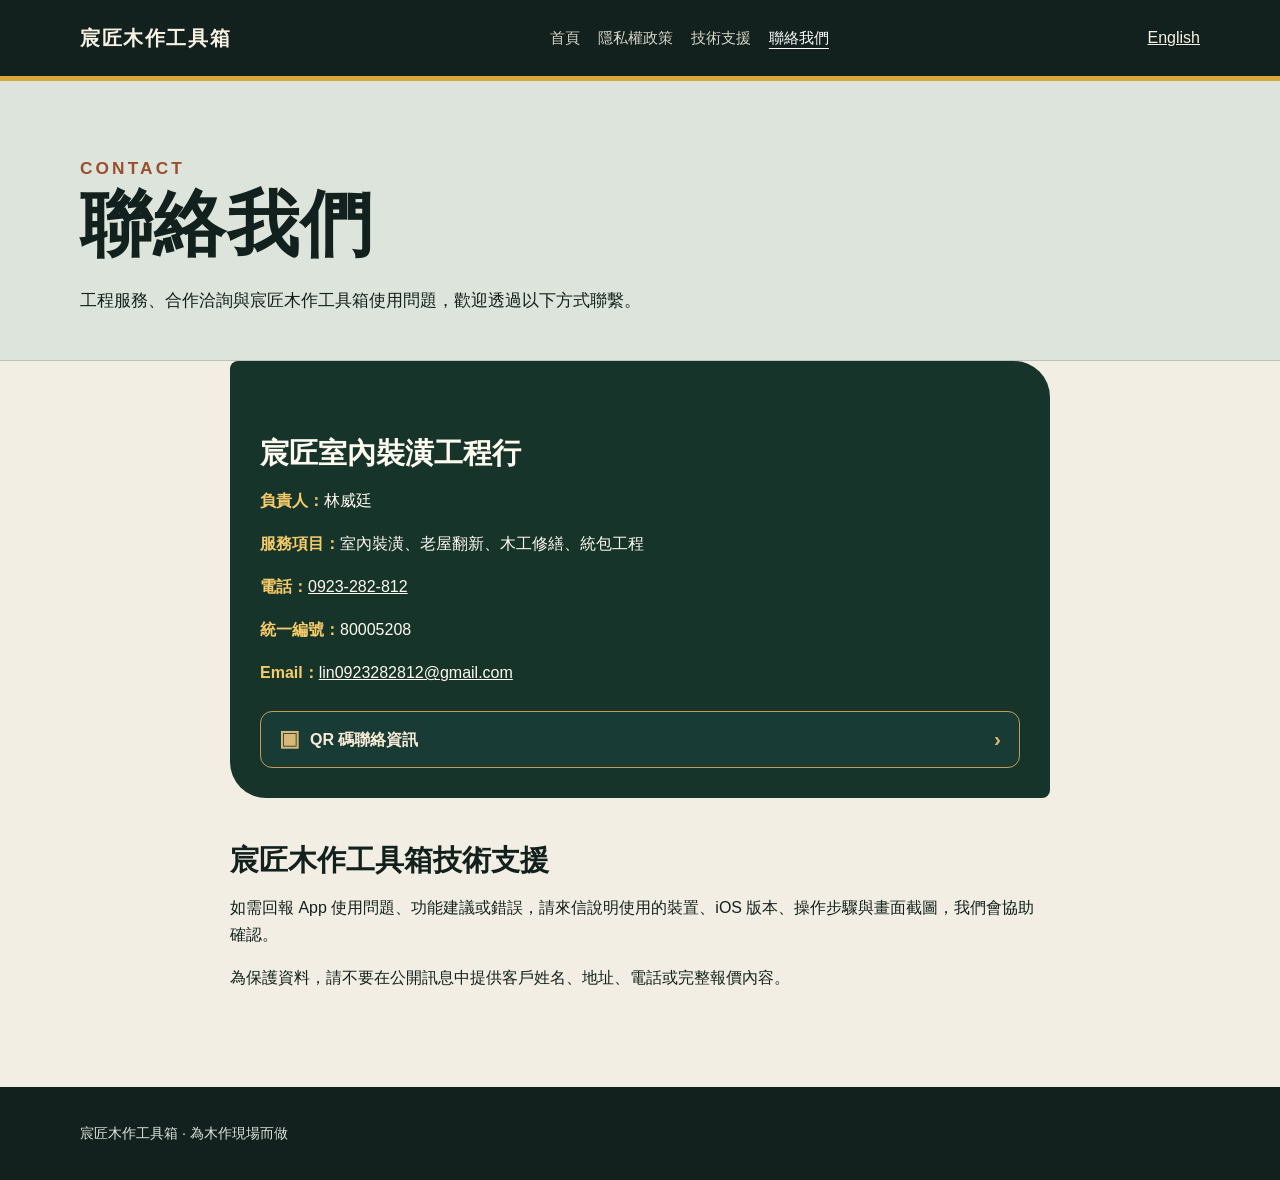
<file: contact.html>
<!doctype html>
<html lang="zh-Hant">
<head>
  <meta charset="utf-8">
  <meta name="viewport" content="width=device-width, initial-scale=1">
  <!-- Google tag (gtag.js) -->
  <script async src="https://www.googletagmanager.com/gtag/js?id=G-WEFZS9KFG8"></script>
  <script>
    window.dataLayer = window.dataLayer || [];
    function gtag(){dataLayer.push(arguments);}
    gtag('js', new Date());

    gtag('config', 'G-WEFZS9KFG8');
  </script>
  <meta name="description" content="宸匠室內裝潢工程行與宸匠木作工具箱聯絡方式。">
  <title>聯絡我們｜宸匠木作工具箱</title>
  <link rel="stylesheet" href="styles.css">
  <style>
    .qr-contact-button {
      align-items: center;
      background: #183c35;
      border: 1px solid #c99a55;
      border-radius: 12px;
      box-sizing: border-box;
      color: #f7ead6;
      display: flex;
      font-weight: 800;
      gap: 12px;
      justify-content: space-between;
      margin-top: 24px;
      min-height: 52px;
      padding: 14px 18px;
      text-decoration: none;
      transition: background-color .2s ease, transform .2s ease;
      width: 100%;
    }

    .qr-contact-button:hover,
    .qr-contact-button:focus-visible {
      background: #245146;
      color: #fff7e8;
      transform: translateY(-1px);
    }

    .qr-contact-button:focus-visible {
      outline: 3px solid #c99a55;
      outline-offset: 3px;
    }

    .qr-contact-label {
      align-items: center;
      display: flex;
      gap: 10px;
    }

    .qr-contact-icon {
      color: #d9b777;
      font-size: 1.35rem;
      line-height: 1;
    }

    .qr-contact-arrow {
      color: #d9b777;
      font-size: 1.3rem;
      line-height: 1;
    }
  </style>
  <link rel="canonical" href="https://chenjiangstudio.github.io/chenjiang-website/contact.html">
  <link rel="icon" href="favicon.ico">
</head>
<body>
  <a class="skip-link" href="#main-content">跳至主要內容</a>
  <header class="site-header">
    <nav class="nav shell" aria-label="主要導覽">
      <a class="brand" href="index.html">宸匠木作工具箱</a>
      <div class="nav-links">
        <a href="index.html">首頁</a>
        <a href="privacy.html">隱私權政策</a>
        <a href="support.html">技術支援</a>
        <a aria-current="page" href="contact.html">聯絡我們</a>
      </div><a href="en/contact.html">English</a>
    </nav>
  </header>

  <main id="main-content">
    <section class="page-hero">
      <div class="shell">
        <p class="eyebrow" style="color:#9b4e2e">CONTACT</p>
        <h1>聯絡我們</h1>
        <p>工程服務、合作洽詢與宸匠木作工具箱使用問題，歡迎透過以下方式聯繫。</p>
      </div>
    </section>

    <article class="prose shell">
      <div class="contact-card">
        <h2>宸匠室內裝潢工程行</h2>
        <p><strong>負責人：</strong>林威廷</p>
        <p><strong>服務項目：</strong>室內裝潢、老屋翻新、木工修繕、統包工程</p>
        <p><strong>電話：</strong><a href="tel:0923282812">0923-282-812</a></p>
        <p><strong>統一編號：</strong>80005208</p>
        <p><strong>Email：</strong><a href="mailto:lin0923282812@gmail.com">lin0923282812@gmail.com</a></p>
        <a class="qr-contact-button" href="https://line.me/ti/p/N-FHGYe_uB" target="_blank" rel="noopener noreferrer" aria-label="使用 LINE QR 碼聯絡宸匠室內裝潢工程行">
          <span class="qr-contact-label"><span class="qr-contact-icon" aria-hidden="true">▣</span>QR 碼聯絡資訊</span>
          <span class="qr-contact-arrow" aria-hidden="true">›</span>
        </a>
      </div>

      <h2>宸匠木作工具箱技術支援</h2>
      <p>如需回報 App 使用問題、功能建議或錯誤，請來信說明使用的裝置、iOS 版本、操作步驟與畫面截圖，我們會協助確認。</p>
      <p>為保護資料，請不要在公開訊息中提供客戶姓名、地址、電話或完整報價內容。</p>
    </article>
  </main>

  <footer class="site-footer"><div class="shell"><p>宸匠木作工具箱 · 為木作現場而做</p></div></footer>
  <script src="analytics.js" defer></script>
</body>
</html>
</file>
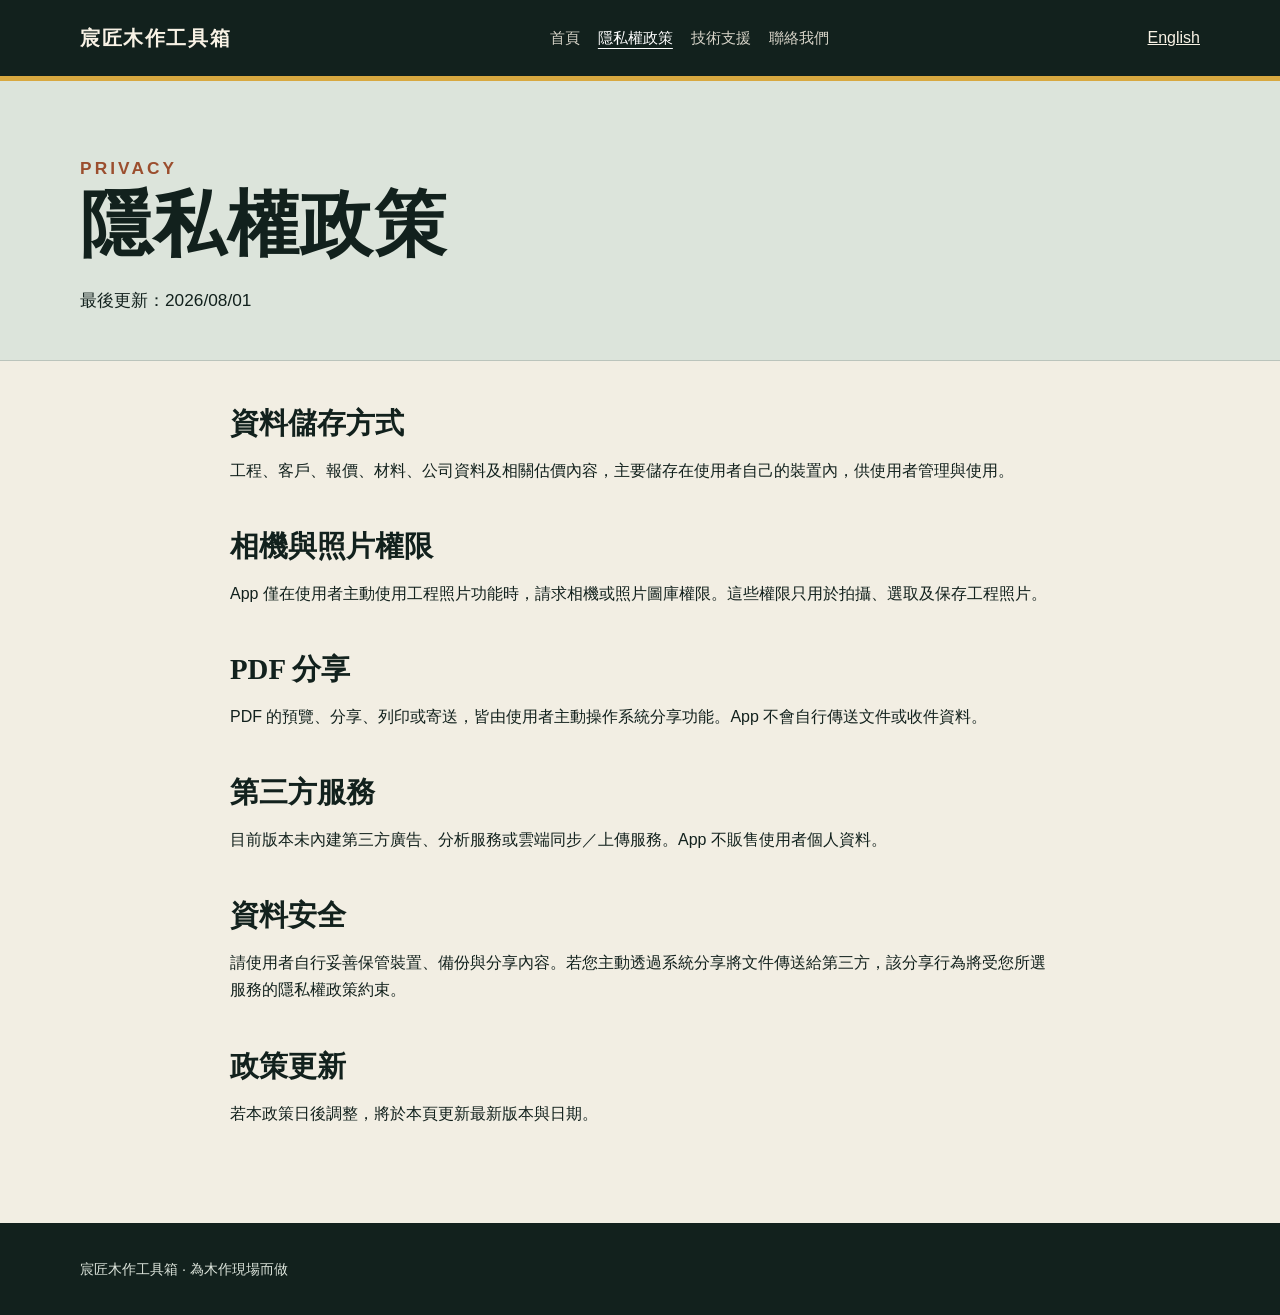
<file: privacy.html>
<!doctype html>
<html lang="zh-Hant"><head><meta charset="utf-8"><meta name="viewport" content="width=device-width, initial-scale=1"><!-- Google tag (gtag.js) --><script async src="https://www.googletagmanager.com/gtag/js?id=G-WEFZS9KFG8"></script><script>window.dataLayer = window.dataLayer || []; function gtag(){dataLayer.push(arguments);} gtag('js', new Date()); gtag('config', 'G-WEFZS9KFG8');</script><title>隱私權政策｜宸匠木作工具箱</title><link rel="stylesheet" href="styles.css"><meta name="description" content="宸匠木作工具箱隱私權政策，說明裝置資料、相機照片權限與文件分享方式。"><link rel="canonical" href="https://chenjiangstudio.github.io/chenjiang-website/privacy.html"><link rel="icon" href="favicon.ico"></head><body><a class="skip-link" href="#main-content">跳至主要內容</a>
<header class="site-header"><nav class="nav shell" aria-label="主要導覽"><a class="brand" href="index.html">宸匠木作工具箱</a><div class="nav-links"><a href="index.html">首頁</a><a aria-current="page" href="privacy.html">隱私權政策</a><a href="support.html">技術支援</a><a href="contact.html">聯絡我們</a></div><a href="en/privacy.html">English</a></nav></header>
<main id="main-content"><section class="page-hero"><div class="shell"><p class="eyebrow" style="color:#9b4e2e">PRIVACY</p><h1>隱私權政策</h1><p>最後更新：2026/08/01</p></div></section><article class="prose shell"><h2>資料儲存方式</h2><p>工程、客戶、報價、材料、公司資料及相關估價內容，主要儲存在使用者自己的裝置內，供使用者管理與使用。</p><h2>相機與照片權限</h2><p>App 僅在使用者主動使用工程照片功能時，請求相機或照片圖庫權限。這些權限只用於拍攝、選取及保存工程照片。</p><h2>PDF 分享</h2><p>PDF 的預覽、分享、列印或寄送，皆由使用者主動操作系統分享功能。App 不會自行傳送文件或收件資料。</p><h2>第三方服務</h2><p>目前版本未內建第三方廣告、分析服務或雲端同步／上傳服務。App 不販售使用者個人資料。</p><h2>資料安全</h2><p>請使用者自行妥善保管裝置、備份與分享內容。若您主動透過系統分享將文件傳送給第三方，該分享行為將受您所選服務的隱私權政策約束。</p><h2>政策更新</h2><p>若本政策日後調整，將於本頁更新最新版本與日期。</p></article></main><footer class="site-footer"><div class="shell"><p>宸匠木作工具箱 · 為木作現場而做</p></div></footer><script src="analytics.js" defer></script></body></html>
</file>
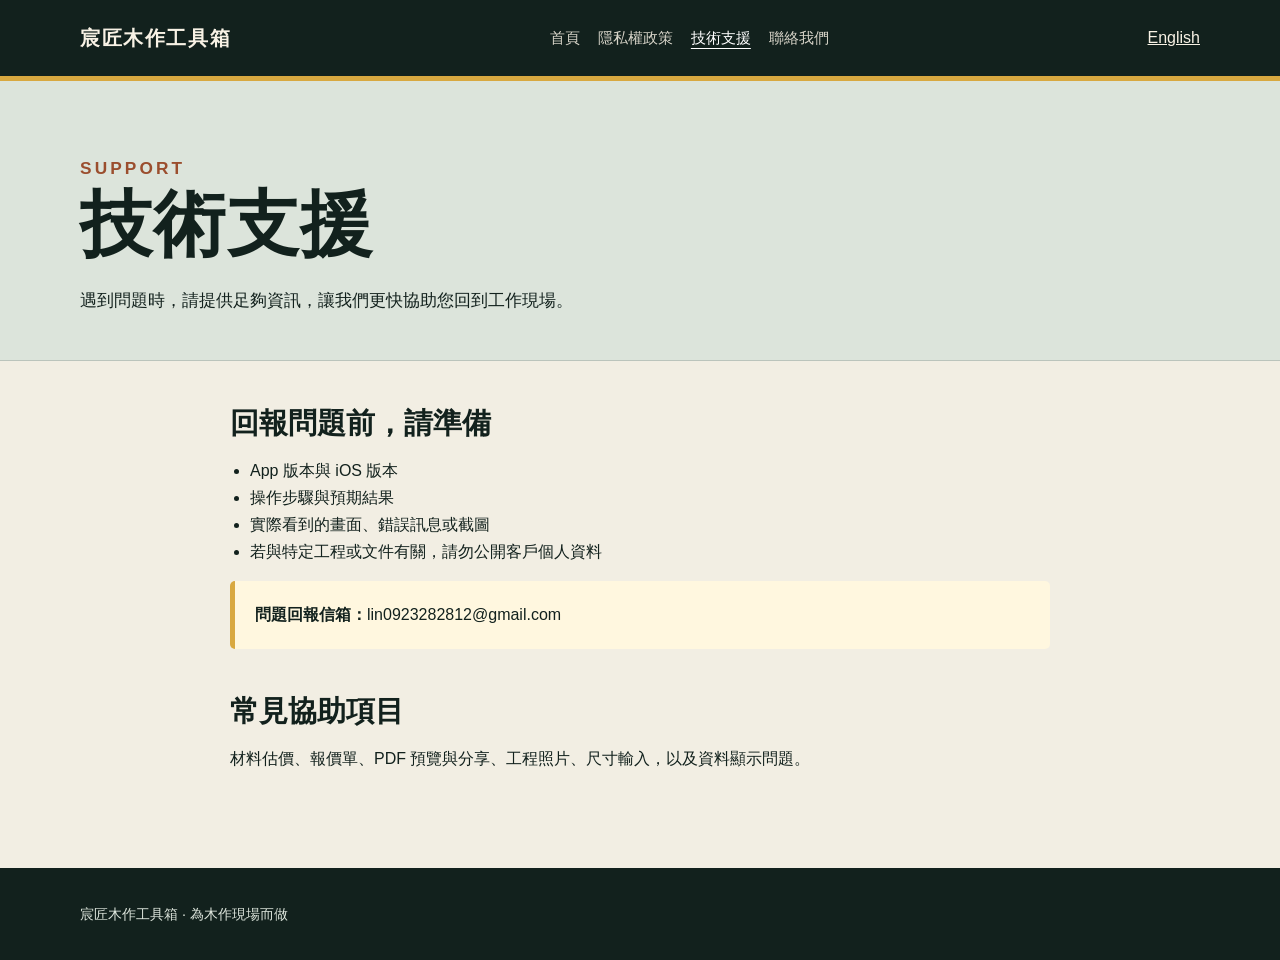
<file: support.html>
<!doctype html>
<html lang="zh-Hant"><head><meta charset="utf-8"><meta name="viewport" content="width=device-width, initial-scale=1"><!-- Google tag (gtag.js) --><script async src="https://www.googletagmanager.com/gtag/js?id=G-WEFZS9KFG8"></script><script>window.dataLayer = window.dataLayer || []; function gtag(){dataLayer.push(arguments);} gtag('js', new Date()); gtag('config', 'G-WEFZS9KFG8');</script><title>技術支援｜宸匠木作工具箱</title><link rel="stylesheet" href="styles.css"><meta name="description" content="宸匠木作工具箱技術支援與問題回報準備指南。"><link rel="canonical" href="https://chenjiangstudio.github.io/chenjiang-website/support.html"><link rel="icon" href="favicon.ico"></head><body><a class="skip-link" href="#main-content">跳至主要內容</a>
<header class="site-header"><nav class="nav shell" aria-label="主要導覽"><a class="brand" href="index.html">宸匠木作工具箱</a><div class="nav-links"><a href="index.html">首頁</a><a href="privacy.html">隱私權政策</a><a aria-current="page" href="support.html">技術支援</a><a href="contact.html">聯絡我們</a></div><a href="en/support.html">English</a></nav></header>
<main id="main-content"><section class="page-hero"><div class="shell"><p class="eyebrow" style="color:#9b4e2e">SUPPORT</p><h1>技術支援</h1><p>遇到問題時，請提供足夠資訊，讓我們更快協助您回到工作現場。</p></div></section><article class="prose shell"><h2>回報問題前，請準備</h2><ul><li>App 版本與 iOS 版本</li><li>操作步驟與預期結果</li><li>實際看到的畫面、錯誤訊息或截圖</li><li>若與特定工程或文件有關，請勿公開客戶個人資料</li></ul><div class="notice"><strong>問題回報信箱：</strong>lin0923282812@gmail.com</div><h2>常見協助項目</h2><p>材料估價、報價單、PDF 預覽與分享、工程照片、尺寸輸入，以及資料顯示問題。</p></article></main><footer class="site-footer"><div class="shell"><p>宸匠木作工具箱 · 為木作現場而做</p></div></footer><script src="analytics.js" defer></script></body></html>
</file>
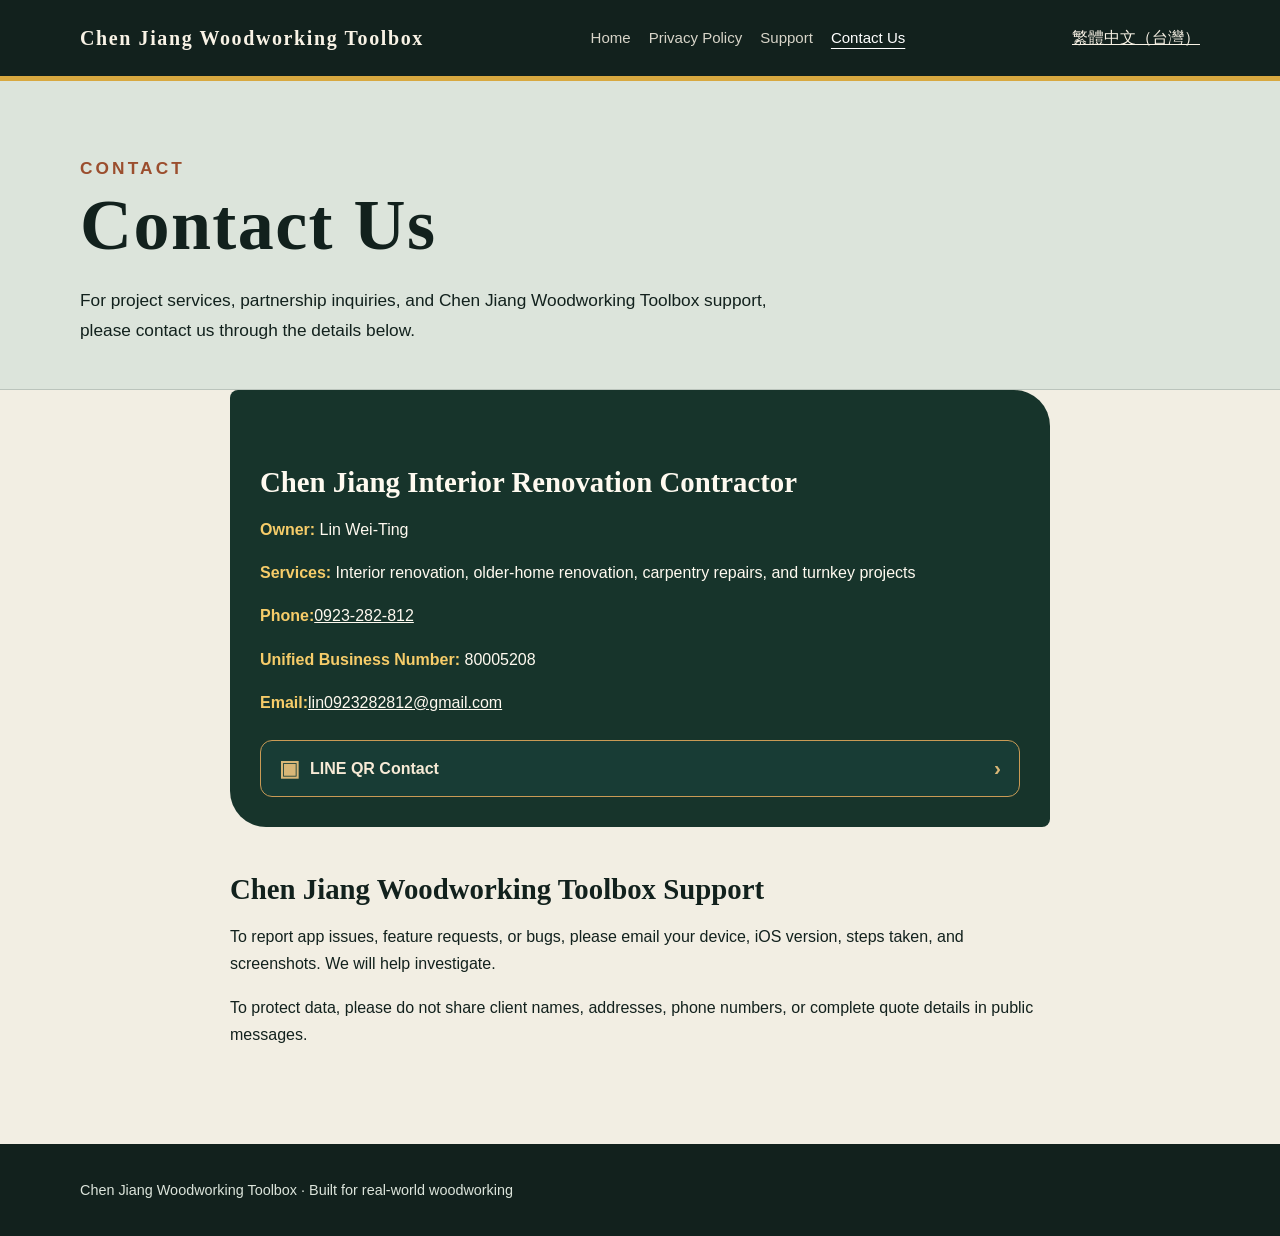
<file: en/contact.html>
<!doctype html>
<html lang="en">
<head>
  <meta charset="utf-8">
  <meta name="viewport" content="width=device-width, initial-scale=1">
  <!-- Google tag (gtag.js) -->
  <script async src="https://www.googletagmanager.com/gtag/js?id=G-WEFZS9KFG8"></script>
  <script>
    window.dataLayer = window.dataLayer || [];
    function gtag(){dataLayer.push(arguments);}
    gtag('js', new Date());

    gtag('config', 'G-WEFZS9KFG8');
  </script>
  <meta name="description" content="Contact details for Chen Jiang Interior Renovation Contractor and Chen Jiang Woodworking Toolbox.">
  <title>Contact Us | Chen Jiang Woodworking Toolbox</title>
  <link rel="stylesheet" href="../styles.css">
  <style>
    .qr-contact-button {
      align-items: center;
      background: #183c35;
      border: 1px solid #c99a55;
      border-radius: 12px;
      box-sizing: border-box;
      color: #f7ead6;
      display: flex;
      font-weight: 800;
      gap: 12px;
      justify-content: space-between;
      margin-top: 24px;
      min-height: 52px;
      padding: 14px 18px;
      text-decoration: none;
      transition: background-color .2s ease, transform .2s ease;
      width: 100%;
    }

    .qr-contact-button:hover,
    .qr-contact-button:focus-visible {
      background: #245146;
      color: #fff7e8;
      transform: translateY(-1px);
    }

    .qr-contact-button:focus-visible {
      outline: 3px solid #c99a55;
      outline-offset: 3px;
    }

    .qr-contact-label {
      align-items: center;
      display: flex;
      gap: 10px;
    }

    .qr-contact-icon {
      color: #d9b777;
      font-size: 1.35rem;
      line-height: 1;
    }

    .qr-contact-arrow {
      color: #d9b777;
      font-size: 1.3rem;
      line-height: 1;
    }
  </style>
  <link rel="canonical" href="https://chenjiangstudio.github.io/chenjiang-website/en/contact.html">
  <link rel="icon" href="../favicon.ico">
</head>
<body>
  <a class="skip-link" href="#main-content">Skip to main content</a>
  <header class="site-header">
    <nav class="nav shell" aria-label="Main navigation">
      <a class="brand" href="index.html">Chen Jiang Woodworking Toolbox</a>
      <div class="nav-links">
        <a href="index.html">Home</a>
        <a href="privacy.html">Privacy Policy</a>
        <a href="support.html">Support</a>
        <a aria-current="page" href="contact.html">Contact Us</a>
      </div><a href="../contact.html">繁體中文（台灣）</a>
    </nav>
  </header>

  <main id="main-content">
    <section class="page-hero">
      <div class="shell">
        <p class="eyebrow" style="color:#9b4e2e">CONTACT</p>
        <h1>Contact Us</h1>
        <p>For project services, partnership inquiries, and Chen Jiang Woodworking Toolbox support, please contact us through the details below.</p>
      </div>
    </section>

    <article class="prose shell">
      <div class="contact-card">
        <h2>Chen Jiang Interior Renovation Contractor</h2>
        <p><strong>Owner:</strong> Lin Wei-Ting</p>
        <p><strong>Services:</strong> Interior renovation, older-home renovation, carpentry repairs, and turnkey projects</p>
        <p><strong>Phone:</strong><a href="tel:0923282812">0923-282-812</a></p>
        <p><strong>Unified Business Number:</strong> 80005208</p>
        <p><strong>Email:</strong><a href="mailto:lin0923282812@gmail.com">lin0923282812@gmail.com</a></p>
        <a class="qr-contact-button" href="https://line.me/ti/p/N-FHGYe_uB" target="_blank" rel="noopener noreferrer" aria-label="Contact Chen Jiang Interior Renovation Contractor via LINE QR code">
          <span class="qr-contact-label"><span class="qr-contact-icon" aria-hidden="true">▣</span>LINE QR Contact</span>
          <span class="qr-contact-arrow" aria-hidden="true">›</span>
        </a>
      </div>

      <h2>Chen Jiang Woodworking Toolbox Support</h2>
      <p>To report app issues, feature requests, or bugs, please email your device, iOS version, steps taken, and screenshots. We will help investigate.</p>
      <p>To protect data, please do not share client names, addresses, phone numbers, or complete quote details in public messages.</p>
    </article>
  </main>

  <footer class="site-footer"><div class="shell"><p>Chen Jiang Woodworking Toolbox · Built for real-world woodworking</p></div></footer>
  <script src="../analytics.js" defer></script>
</body>
</html>
</file>
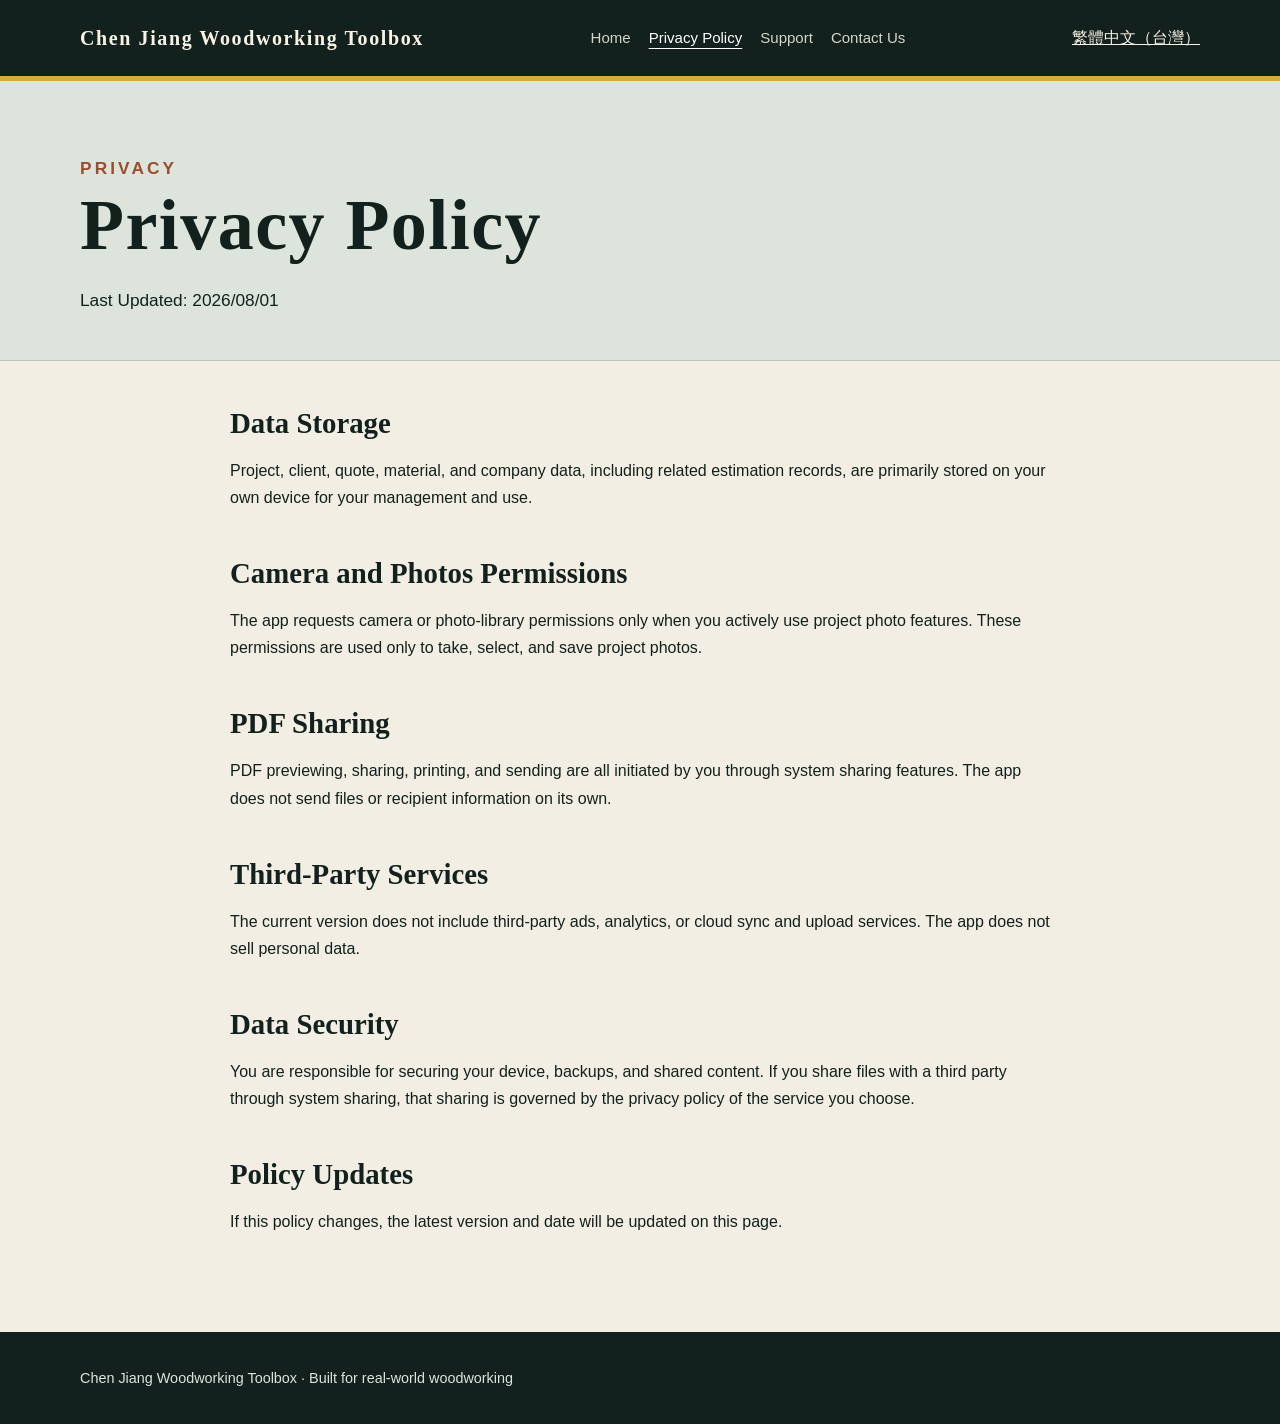
<file: en/privacy.html>
<!doctype html>
<html lang="en"><head><meta charset="utf-8"><meta name="viewport" content="width=device-width, initial-scale=1"><!-- Google tag (gtag.js) --><script async src="https://www.googletagmanager.com/gtag/js?id=G-WEFZS9KFG8"></script><script>window.dataLayer = window.dataLayer || []; function gtag(){dataLayer.push(arguments);} gtag('js', new Date()); gtag('config', 'G-WEFZS9KFG8');</script><title>Privacy Policy | Chen Jiang Woodworking Toolbox</title><link rel="stylesheet" href="../styles.css"><meta name="description" content="Privacy policy for Chen Jiang Woodworking Toolbox, covering device data, permissions, and document sharing."><link rel="canonical" href="https://chenjiangstudio.github.io/chenjiang-website/en/privacy.html"><link rel="icon" href="../favicon.ico"></head><body><a class="skip-link" href="#main-content">Skip to main content</a>
<header class="site-header"><nav class="nav shell" aria-label="Main navigation"><a class="brand" href="index.html">Chen Jiang Woodworking Toolbox</a><div class="nav-links"><a href="index.html">Home</a><a aria-current="page" href="privacy.html">Privacy Policy</a><a href="support.html">Support</a><a href="contact.html">Contact Us</a></div><a href="../privacy.html">繁體中文（台灣）</a></nav></header>
<main id="main-content"><section class="page-hero"><div class="shell"><p class="eyebrow" style="color:#9b4e2e">PRIVACY</p><h1>Privacy Policy</h1><p>Last Updated: 2026/08/01</p></div></section><article class="prose shell"><h2>Data Storage</h2><p>Project, client, quote, material, and company data, including related estimation records, are primarily stored on your own device for your management and use.</p><h2>Camera and Photos Permissions</h2><p>The app requests camera or photo-library permissions only when you actively use project photo features. These permissions are used only to take, select, and save project photos.</p><h2>PDF Sharing</h2><p>PDF previewing, sharing, printing, and sending are all initiated by you through system sharing features. The app does not send files or recipient information on its own.</p><h2>Third-Party Services</h2><p>The current version does not include third-party ads, analytics, or cloud sync and upload services. The app does not sell personal data.</p><h2>Data Security</h2><p>You are responsible for securing your device, backups, and shared content. If you share files with a third party through system sharing, that sharing is governed by the privacy policy of the service you choose.</p><h2>Policy Updates</h2><p>If this policy changes, the latest version and date will be updated on this page.</p></article></main><footer class="site-footer"><div class="shell"><p>Chen Jiang Woodworking Toolbox · Built for real-world woodworking</p></div></footer><script src="../analytics.js" defer></script></body></html>
</file>
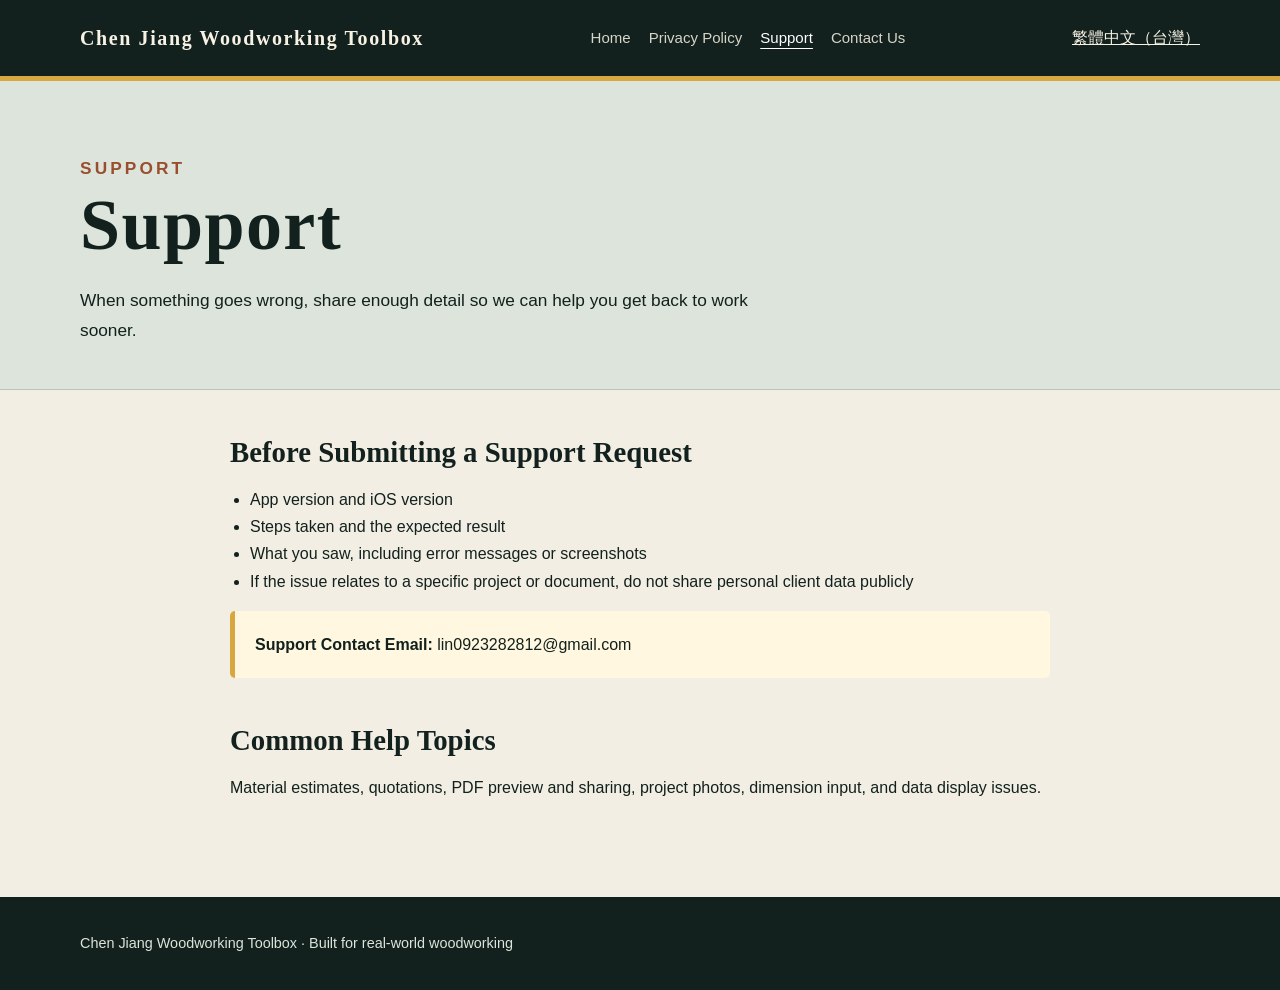
<file: en/support.html>
<!doctype html>
<html lang="en"><head><meta charset="utf-8"><meta name="viewport" content="width=device-width, initial-scale=1"><!-- Google tag (gtag.js) --><script async src="https://www.googletagmanager.com/gtag/js?id=G-WEFZS9KFG8"></script><script>window.dataLayer = window.dataLayer || []; function gtag(){dataLayer.push(arguments);} gtag('js', new Date()); gtag('config', 'G-WEFZS9KFG8');</script><title>Support | Chen Jiang Woodworking Toolbox</title><link rel="stylesheet" href="../styles.css"><meta name="description" content="Support and issue-reporting guidance for Chen Jiang Woodworking Toolbox."><link rel="canonical" href="https://chenjiangstudio.github.io/chenjiang-website/en/support.html"><link rel="icon" href="../favicon.ico"></head><body><a class="skip-link" href="#main-content">Skip to main content</a>
<header class="site-header"><nav class="nav shell" aria-label="Main navigation"><a class="brand" href="index.html">Chen Jiang Woodworking Toolbox</a><div class="nav-links"><a href="index.html">Home</a><a href="privacy.html">Privacy Policy</a><a aria-current="page" href="support.html">Support</a><a href="contact.html">Contact Us</a></div><a href="../support.html">繁體中文（台灣）</a></nav></header>
<main id="main-content"><section class="page-hero"><div class="shell"><p class="eyebrow" style="color:#9b4e2e">SUPPORT</p><h1>Support</h1><p>When something goes wrong, share enough detail so we can help you get back to work sooner.</p></div></section><article class="prose shell"><h2>Before Submitting a Support Request</h2><ul><li>App version and iOS version</li><li>Steps taken and the expected result</li><li>What you saw, including error messages or screenshots</li><li>If the issue relates to a specific project or document, do not share personal client data publicly</li></ul><div class="notice"><strong>Support Contact Email:</strong> lin0923282812@gmail.com</div><h2>Common Help Topics</h2><p>Material estimates, quotations, PDF preview and sharing, project photos, dimension input, and data display issues.</p></article></main><footer class="site-footer"><div class="shell"><p>Chen Jiang Woodworking Toolbox · Built for real-world woodworking</p></div></footer><script src="../analytics.js" defer></script></body></html>
</file>
<file: styles.css>
:root {
  --ink: #12211d;
  --paper: #f2eee3;
  --mist: #dce4db;
  --wood: #9b4e2e;
  --sun: #d8a840;
  --line: rgba(18, 33, 29, .16);
  --card: rgba(255,255,255,.66);
}
* { box-sizing: border-box; }
html { scroll-behavior: smooth; }
body { margin: 0; color: var(--ink); background: var(--paper); font-family: "Avenir Next", "PingFang TC", "Noto Sans TC", sans-serif; line-height: 1.7; }
a { color: inherit; }
.skip-link { position: fixed; top: 10px; left: 10px; z-index: 1000; padding: 10px 14px; color: #fff; background: var(--ink); border-radius: 6px; transform: translateY(-180%); transition: transform .18s ease; }
.skip-link:focus { transform: translateY(0); }
.sr-only { position: absolute !important; width: 1px !important; height: 1px !important; padding: 0 !important; margin: -1px !important; overflow: hidden !important; clip: rect(0, 0, 0, 0) !important; white-space: nowrap !important; border: 0 !important; }
:where(a, button, input, textarea, select):focus-visible { outline: 3px solid var(--sun); outline-offset: 3px; }
.shell { width: min(1120px, calc(100% - 40px)); margin: 0 auto; }
.site-header { background: var(--ink); color: #f8f2e5; border-bottom: 5px solid var(--sun); }
.nav { min-height: 76px; display: flex; align-items: center; justify-content: space-between; gap: 20px; }
.brand { max-width: 100%; font-family: "Iowan Old Style", "Palatino Linotype", "Noto Serif TC", serif; text-decoration: none; font-size: 1.25rem; font-weight: 800; letter-spacing: .08em; overflow-wrap: anywhere; }
.nav-links { display: flex; flex-wrap: wrap; justify-content: flex-end; gap: 18px; }
.nav-links a { display: inline-flex; min-height: 44px; align-items: center; text-decoration: none; font-size: .94rem; opacity: .86; }
.nav-links a:hover, .nav-links a[aria-current="page"] { color: #fff; opacity: 1; text-decoration: underline; text-underline-offset: 5px; }
.hero { padding: 82px 0 70px; background: radial-gradient(circle at 78% 15%, rgba(216,168,64,.35), transparent 24rem), linear-gradient(135deg, #1e3a31 0%, #12211d 66%); color: #faf6eb; overflow: hidden; }
.eyebrow { margin: 0 0 14px; color: #f2c968; font-size: .84rem; font-weight: 800; letter-spacing: .18em; }
h1, h2, h3 { font-family: "Iowan Old Style", "Palatino Linotype", "Noto Serif TC", serif; line-height: 1.18; }
h1 { max-width: 850px; margin: 0; font-size: clamp(2.7rem, 7vw, 5.7rem); letter-spacing: .02em; }
.hero .lead { max-width: 620px; margin: 28px 0 0; font-size: clamp(1.05rem, 2vw, 1.35rem); color: #e4ebdd; }
.button { display: inline-flex; margin-top: 28px; padding: 13px 20px; color: #fffdf6; background: var(--wood); border-radius: 999px; text-decoration: none; font-weight: 800; box-shadow: 0 7px 0 rgba(0,0,0,.18); }
.button:hover { transform: translateY(-1px); }
section { padding: 68px 0; }
.section-title { max-width: 700px; margin: 0 0 30px; font-size: clamp(2rem, 4vw, 3.2rem); }
.grid { display: grid; grid-template-columns: repeat(2, minmax(0, 1fr)); gap: 18px; }
.feature { min-height: 200px; padding: 27px; background: var(--card); border: 1px solid var(--line); border-radius: 8px 32px 8px 32px; box-shadow: 8px 8px 0 var(--mist); }
.feature .number { display:block; color: var(--wood); font-weight: 900; letter-spacing: .12em; }
.feature h3 { margin: 12px 0 8px; font-size: 1.5rem; }
.feature p { margin: 0; }
.statement { background: #d8dfd3; border-top: 1px solid var(--line); border-bottom: 1px solid var(--line); }
.statement blockquote { max-width: 850px; margin: 0; font-family: "Iowan Old Style", "Palatino Linotype", "Noto Serif TC", serif; font-size: clamp(1.7rem, 4vw, 3rem); line-height: 1.3; }
.page-hero { padding: 55px 0 44px; background: var(--mist); border-bottom: 1px solid var(--line); }
.page-hero h1 { font-size: clamp(2.5rem, 6vw, 4.5rem); color: var(--ink); }
.page-hero p { max-width: 720px; margin: 18px 0 0; font-size: 1.08rem; }
.prose { max-width: 820px; padding-bottom: 80px; }
.prose h2 { margin: 46px 0 12px; font-size: 1.8rem; }
.prose h3 { margin: 28px 0 8px; font-size: 1.25rem; }
.prose p, .prose li { font-size: 1rem; }
.prose ul { padding-left: 1.25em; }
.notice { padding: 20px; background: #fff7df; border-left: 5px solid var(--sun); border-radius: 5px; }
.contact-card { padding: 30px; background: #17342b; color: #fffaf0; border-radius: 8px 36px 8px 36px; }
.contact-card strong { color: #f6cc69; }
.site-footer { padding: 34px 0; color: #dce4db; background: var(--ink); font-size: .9rem; }
.site-footer p { margin: 0; }
@media (max-width: 650px) { .shell { width: min(100% - 30px, 1120px); } .nav { padding: 14px 0; align-items: flex-start; flex-direction: column; gap: 8px; } .brand { font-size: 1.08rem; letter-spacing: .04em; line-height: 1.45; } .nav-links { width: 100%; justify-content: flex-start; gap: 2px 14px; } .nav-links a { min-height: 44px; } .hero { padding: 58px 0 50px; } .grid { grid-template-columns: 1fr; } section { padding: 50px 0; } }
@media (prefers-reduced-motion: reduce) { html { scroll-behavior: auto; } *, *::before, *::after { scroll-behavior: auto !important; animation-duration: .01ms !important; animation-iteration-count: 1 !important; transition-duration: .01ms !important; } }
</file>
